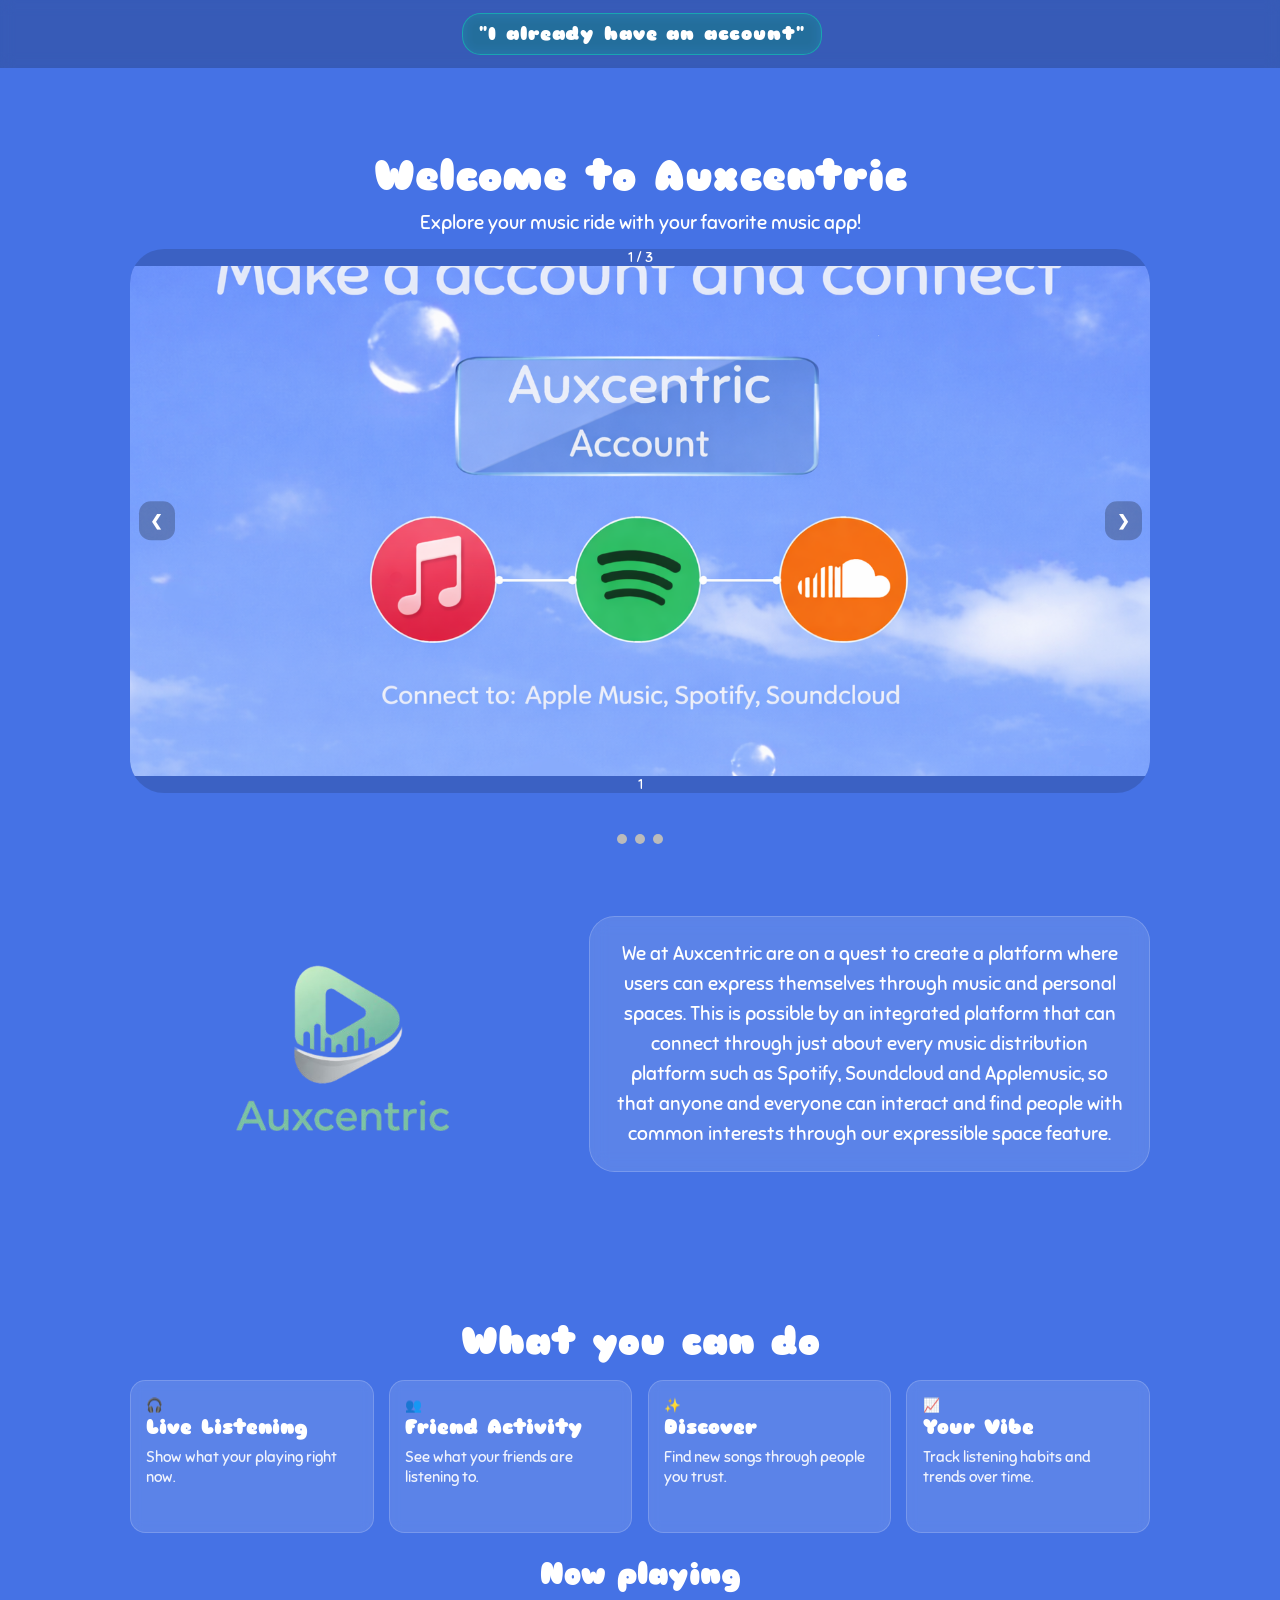
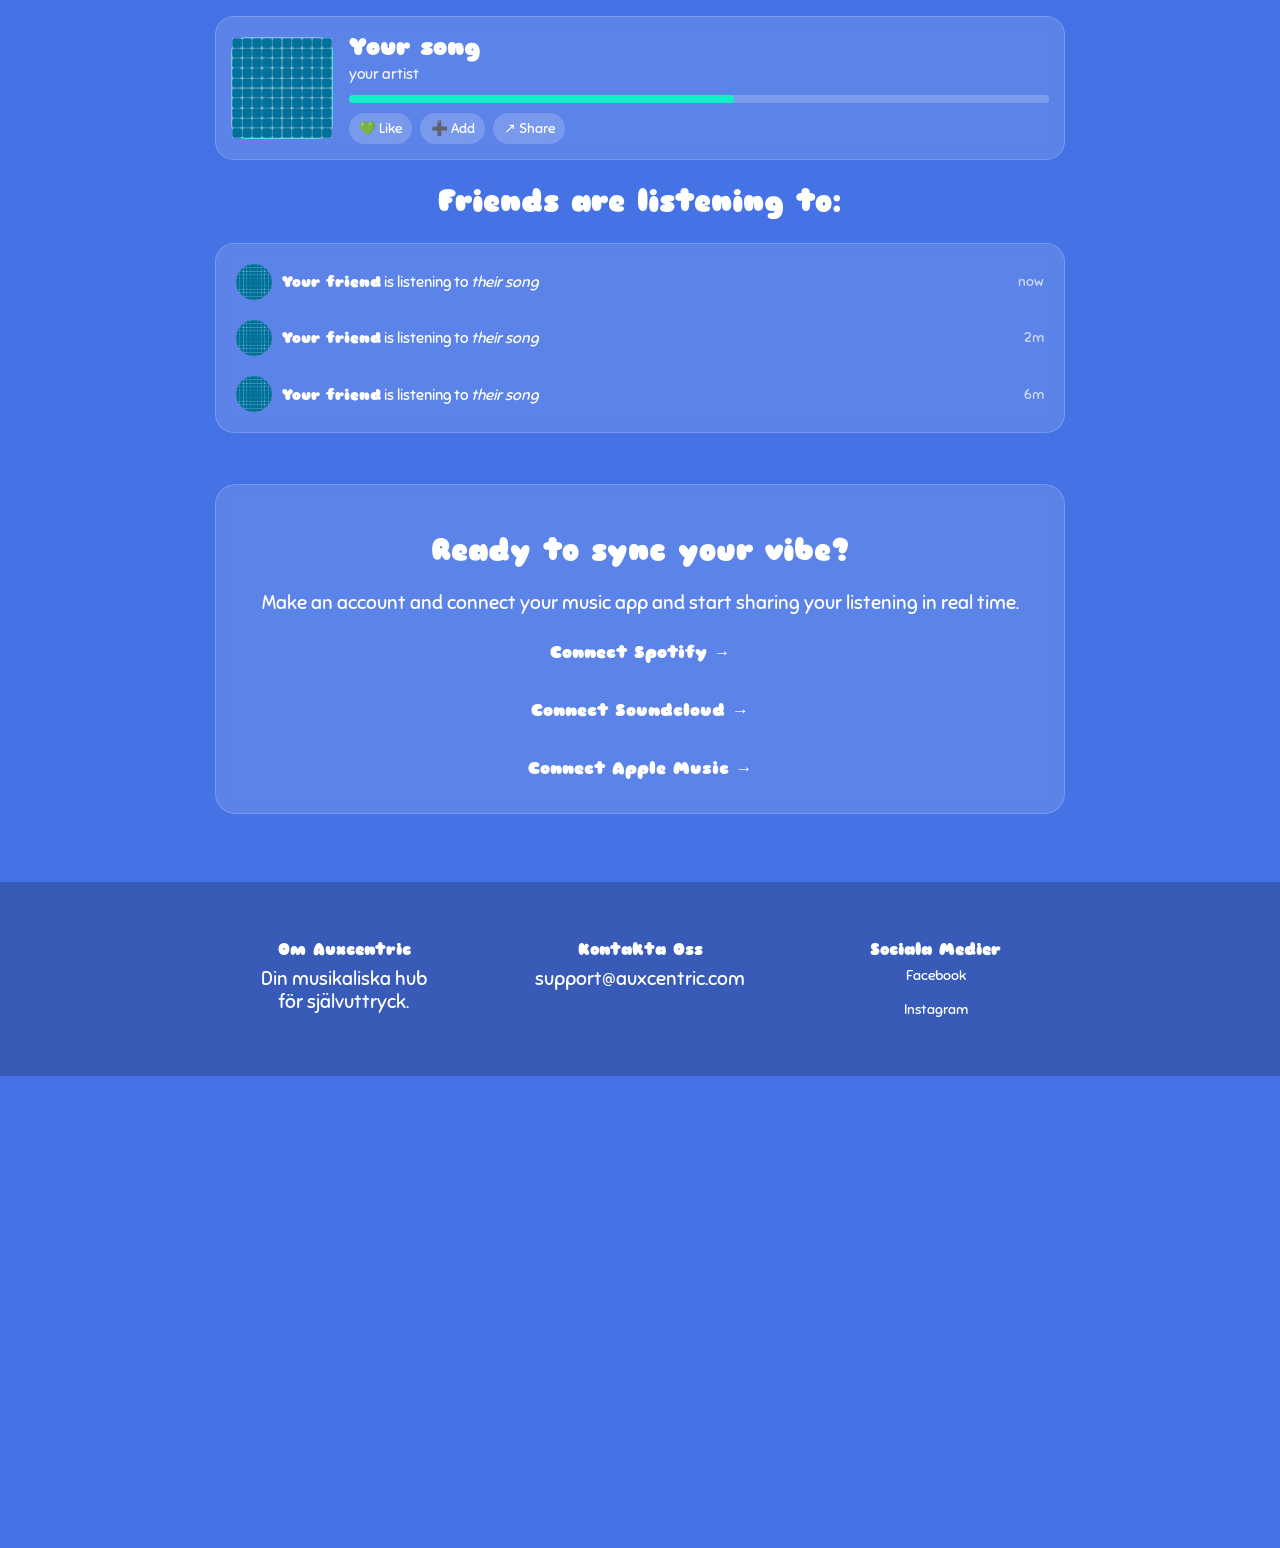
<file: index.html>
<!doctype html>
<html lang="en">
<head>
    <meta charset="UTF-8">
    <meta name="viewport" content="width=device-width, initial-scale=1">
    <title>Auxcentric - Explore Your Music Ride</title>
    
    <link rel="stylesheet" href="mallsidor.css">
    <link href="https://fonts.googleapis.com/css2?family=Sniglet:wght@400;800&display=swap" rel="stylesheet">

</head>

<body>

    <div class="topnav" id="index">
        <div class="nav-center">
            <a class="active" href="home.html">"I already have an account"</a>
        </div>
    </div>

    <br><br><br>

    <h1> Welcome to Auxcentric </h1>

    <p> Explore your music ride with your favorite music app! </p>

    <div class="slideshow-container">

        <div class="mySlides fade">
            <div class="numbertext">1 / 3</div>
            <img src="bilder/auxslide1.png" class="rounded" alt="Auxcentric Slide 1">
            <div class="text">1</div>
        </div>

        <div class="mySlides fade">
            <div class="numbertext">2 / 3</div>
            <img src="bilder/auxslide2.png" style="width:100%" class="rounded" alt="Auxcentric Slide 2">
            <div class="text">2</div>
        </div>

        <div class="mySlides fade">
            <div class="numbertext">3 / 3</div>
            <img src="bilder/auxslide3.png" style="width:100%" class="rounded" alt="Auxcentric Slide 3">
            <div class="text">3</div>
        </div>

        <a class="prev" onclick="plusSlides(-1)">❮</a>
        <a class="next" onclick="plusSlides(1)">❯</a>

    </div>

    <br>

    <div style="text-align:center">
        <span class="dot" onclick="currentSlide(1)"></span> 
        <span class="dot" onclick="currentSlide(2)"></span> 
        <span class="dot" onclick="currentSlide(3)"></span> 
    </div>

    <div class="about-row">
        <img src="bilder/Logo.png" alt="Auxcentric Logo" width="500" height="333">
        <div class="about-text">
            <p>
                We at Auxcentric are on a quest to create a platform where users can express themselves through music and personal spaces. This is possible by an integrated platform that can connect through just about every music distribution platform such as Spotify, Soundcloud and Applemusic, so that anyone and everyone can interact and find people with common interests through our expressible space feature.
            </p>
        </div>
    </div>

    <br>    

    <div class="Tabsinfo" id="news">
        <h2 class="titleabove">What you can do</h2>
        <div class="gridbox">
            <div class="card">
                <div class="icon">🎧</div>
                <h3>Live Listening</h3>
                <p>Show what your playing right now.</p>
            </div>
            <div class="card">
                <div class="icon">👥</div>
                <h3>Friend Activity</h3>
                <p>See what your friends are listening to.</p>
            </div>
            <div class="card">
                <div class="icon">✨</div>
                <h3>Discover</h3>
                <p>Find new songs through people you trust.</p>
            </div>
            <div class="card">
                <div class="icon">📈</div>
                <h3>Your Vibe</h3>
                <p>Track listening habits and trends over time.</p>
            </div>
        </div>
    </div>

    <div class="widgetplaying">
        <h2 class="section-title">Now playing</h2>
        <div class="playingnow">
            <div class="album">
                <img src="bilder/anonymousalbum.jpg" alt="Album cover">
            </div>
            <div class="np-info">
                <div class="title">Your song</div>
                <div class="np-artist">your artist</div>
                <div class="bar">
                    <div class="bar-fill"></div>
                </div>
                <div class="np-actions">
                    <button class="pill">💚 Like</button>
                    <button class="pill">➕ Add</button>
                    <button class="pill">↗ Share</button>
                </div>
            </div>
        </div>
    </div>

    <div class="widget-wrap">
        <h2 class="section-title">Friends are listening to:</h2>
        <div class="feed">
            <div class="feedthing">
                <div class="avatar"><img src="bilder/anonymousalbum.jpg" alt="Friend profile"></div>
                <div class="person1"><b>Your friend</b> is listening to <i>their song</i></div>
                <div class="time">now</div>
            </div>
            <div class="feedthing">
                <div class="avatar"><img src="bilder/anonymousalbum.jpg" alt="Friend profile"></div>
                <div class="person1"><b>Your friend</b> is listening to <i>their song</i></div>
                <div class="time">2m</div>
            </div>
            <div class="feedthing">
                <div class="avatar"><img src="bilder/anonymousalbum.jpg" alt="Friend profile"></div>
                <div class="person1"><b>Your friend</b> is listening to <i>their song</i></div>
                <div class="time">6m</div>
            </div>
        </div>
    </div>

    <div class="cta" id="info">
        <h2>Ready to sync your vibe?</h2>
        <p>Make an account and connect your music app and start sharing your listening in real time.</p>
        <br>
        <a class="cta-btn" href="https://spotify.com" target="_blank" rel="noreferrer">Connect Spotify →</a>
        <br><br>
        <a class="cta-btn2" href="https://soundcloud.com" target="_blank" rel="noreferrer">Connect Soundcloud →</a>
        <br><br>
        <a class="cta-btn1" href="https://applemusic.com" target="_blank" rel="noreferrer">Connect Apple Music →</a>
    </div>
    
    <footer class="footer">
        <div class="sidatsida">
            <div class="ikonbox">
                <h3>Om Auxcentric</h3>
                <p>Din musikaliska hub för självuttryck.</p>
            </div>
            <div class="ikonbox">
                <h3>Kontakta Oss</h3>
                <p>support@auxcentric.com</p>
            </div>
            <div class="ikonbox">
                <h3>Sociala Medier</h3>
                <a href="https://www.facebook.com/">Facebook</a><br>
                <a href="https://www.instagram.com/">Instagram</a>
            </div>
        </div>
    </footer>

    <script>
        let slideIndex = 1;
        showSlides(slideIndex);

        function plusSlides(n) {
            showSlides(slideIndex += n);
        }

        function currentSlide(n) {
            showSlides(slideIndex = n);
        }

        function showSlides(n) {
            let i;
            let slides = document.getElementsByClassName("mySlides");
            let dots = document.getElementsByClassName("dot");
            if (n > slides.length) {slideIndex = 1}    
            if (n < 1) {slideIndex = slides.length}
            for (i = 0; i < slides.length; i++) {
                slides[i].style.display = "none";  
            }
            for (i = 0; i < dots.length; i++) {
                dots[i].className = dots[i].className.replace(" active", "");
            }
            slides[slideIndex-1].style.display = "block";  
            dots[slideIndex-1].className += " active";
        }
    </script>
</body>
</html>
</file>
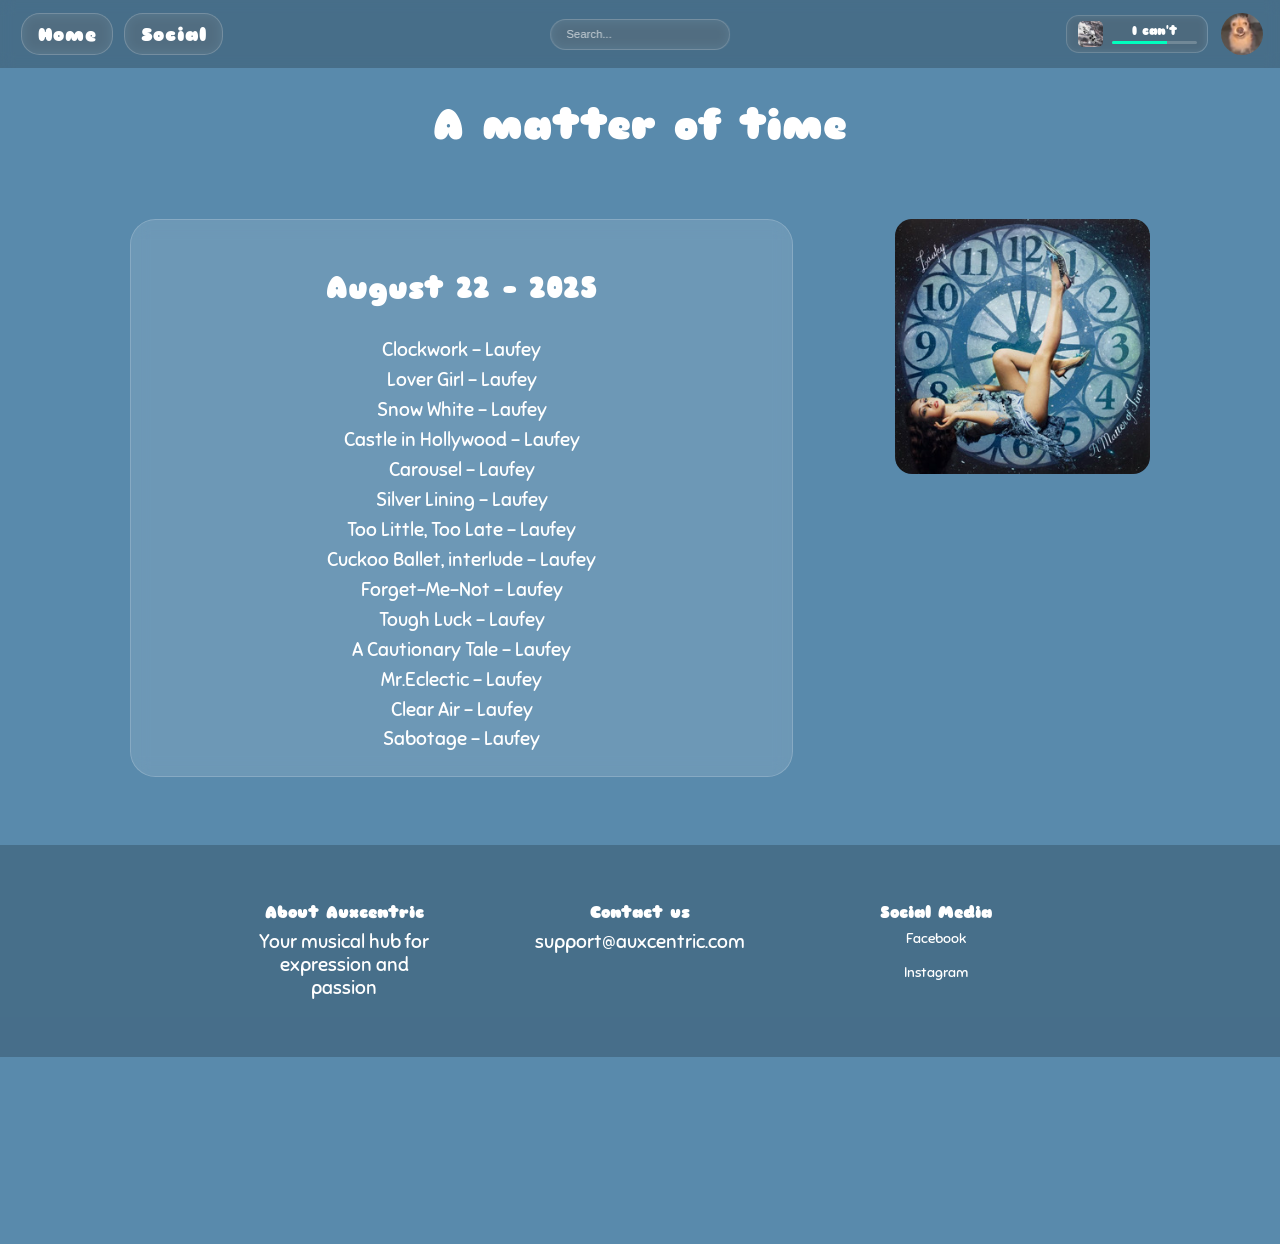
<file: amatteroftimealbum.html>
<!doctype html>
<html lang="en"><head>
    <meta charset="UTF-8">
    <meta name="viewport" content="width=device-width, initial-scale=1.0">
    <title>Auxcentric - Explore your music</title>
    
    <link rel="stylesheet" href="mallsidor.css">
    <link href="https://fonts.googleapis.com/css2?family=Sniglet:wght@400;800&display=swap" rel="stylesheet">
</head>

<body style="background-color: #598aac;">

<header>
    <div class="topnav">
        <div class="nav-left">
            <a href="home.html">Home</a>
            <a href="social.html">Social</a>
        </div>
        
        <div class="nav-search">
            <input type="text" placeholder="Search...">
        </div>
		
		<div class="nav-right">
			<div class="nav-now-playing">
				<div class="mini-album">
					<img src="bilder/icant.png" alt="Album cover">
				</div>
				<div class="mini-info">
					<span class="mini-title">I can't</span>
					<div class="mini-bar">
						<div class="mini-bar-fill"></div>
					</div>
				</div>
			</div>
            <div class="profile-circle">
               <a href="Lucasprofil.html"><img src="bilder/Lucaspfp.jpg"  alt="Profile">  </a>
            </div>
        </div>
    </div>
</header>


<main>

    <section class="hero">
        <h1>A matter of time</h1>
    </section>
	
    <section class="about-row">
        <div class="about-text">
            <h2>August 22 - 2025</h2>
            <ul>
				<li>Clockwork - Laufey</li>
				<li>Lover Girl - Laufey</li>
				<li>Snow White - Laufey</li>
				<li>Castle in Hollywood - Laufey</li>
				<li>Carousel - Laufey</li>
				<li>Silver Lining - Laufey</li>
				<li>Too Little, Too Late - Laufey</li>
				<li>Cuckoo Ballet, interlude - Laufey</li>
				<li>Forget-Me-Not - Laufey</li>
				<li>Tough Luck - Laufey</li>
				<li>A Cautionary Tale - Laufey</li>
				<li>Mr.Eclectic - Laufey</li>
				<li>Clear Air - Laufey</li>
				<li>Sabotage - Laufey</li>
            </ul>

        </div>

        <div class="about-image">
            <img src="bilder/Laufeyalbum.png" alt="lauvey">
        </div>
    </section>
</main>



<footer class="footer">
    <div class="sidatsida">
        <div class="ikonbox">
            <h3>About Auxcentric</h3>
            <p>Your musical hub for expression and passion</p>
        </div>
        <div class="ikonbox">
            <h3>Contact us</h3>
            <p>support@auxcentric.com</p>
        </div>
        <div class="ikonbox">
            <h3>Social Media</h3>
            <a href="https://www.facebook.com/mohammed.daher.1441?locale=sv_SE">Facebook</a><br>
            <a href="https://www.instagram.com/nenneost/">Instagram</a>
        </div>
    </div>
</footer>


</body>
</html>
</file>
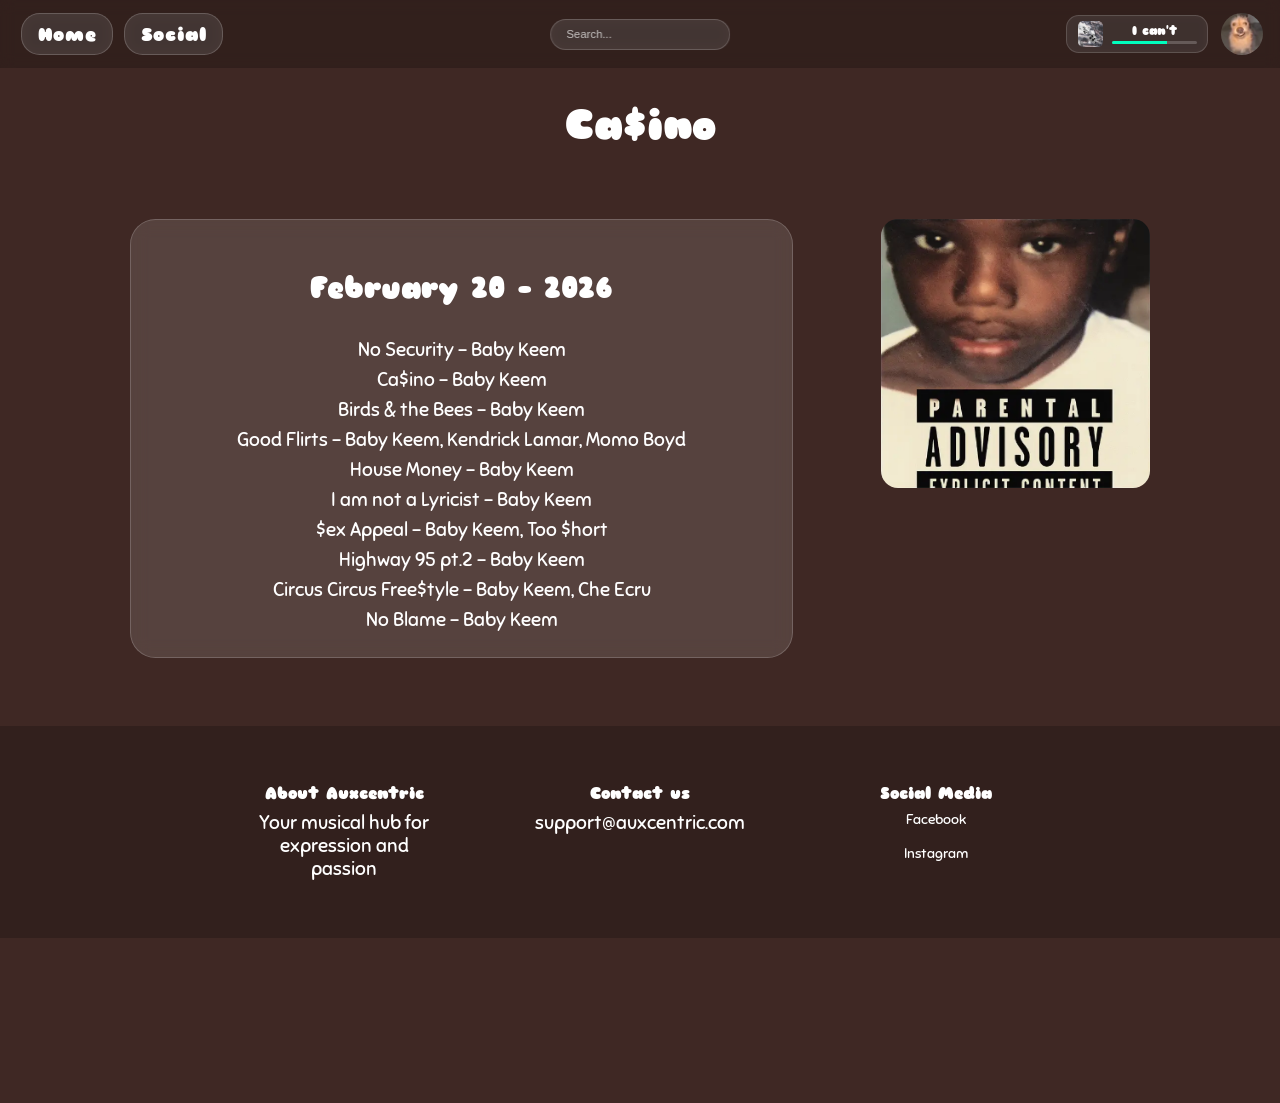
<file: casinoalbum.html>
<!doctype html>
<html lang="en"><head>
    <meta charset="UTF-8">
    <meta name="viewport" content="width=device-width, initial-scale=1.0">
    <title>Auxcentric - Explore your music</title>
    
    <link rel="stylesheet" href="mallsidor.css">
    <link href="https://fonts.googleapis.com/css2?family=Sniglet:wght@400;800&display=swap" rel="stylesheet">
</head>

<body style="background-color: #3f2824;">

<header>
    <div class="topnav">
        <div class="nav-left">
            <a href="home.html">Home</a>
            <a href="social.html">Social</a>
        </div>
        
        <div class="nav-search">
            <input type="text" placeholder="Search...">
        </div>
		
		<div class="nav-right">
			<div class="nav-now-playing">
				<div class="mini-album">
					<img src="bilder/icant.png" alt="Album cover">
				</div>
				<div class="mini-info">
					<span class="mini-title">I can't</span>
					<div class="mini-bar">
						<div class="mini-bar-fill"></div>
					</div>
				</div>
			</div>
            <div class="profile-circle">
               <a href="Lucasprofil.html"><img src="bilder/Lucaspfp.jpg"  alt="Profile">  </a>
            </div>
        </div>
    </div>
</header>

<main>

    <section class="hero">
        <h1>Ca$ino</h1>
    </section>
	
    <section class="about-row">
        <div class="about-text">
            <h2>February 20 - 2026</h2>
            <ul>
                <li>No Security - Baby Keem</li>
				<li>Ca$ino - Baby Keem</li>
				<li>Birds & the Bees - Baby Keem</li>
				<li>Good Flirts - Baby Keem, Kendrick Lamar, Momo Boyd</li>
				<li>House Money - Baby Keem</li>
				<li>I am not a Lyricist - Baby Keem</li> 
				<li>$ex Appeal - Baby Keem, Too $hort</li>
				<li>Highway 95 pt.2 - Baby Keem</li>
				<li>Circus Circus Free$tyle - Baby Keem, Che Ecru</li>
				<li>No Blame - Baby Keem</li>
            </ul>
        </div>

        <div class="about-image">
            <img src="bilder/Babykeemalbum.png" alt="babykeem">
        </div>
    </section>
</main>



<footer class="footer">
    <div class="sidatsida">
        <div class="ikonbox">
            <h3>About Auxcentric</h3>
            <p>Your musical hub for expression and passion</p>
        </div>
        <div class="ikonbox">
            <h3>Contact us</h3>
            <p>support@auxcentric.com</p>
        </div>
        <div class="ikonbox">
            <h3>Social Media</h3>
            <a href="https://www.facebook.com/mohammed.daher.1441?locale=sv_SE">Facebook</a><br>
            <a href="https://www.instagram.com/nenneost/">Instagram</a>
        </div>
    </div>
</footer>


	
</body>
</html>
</file>
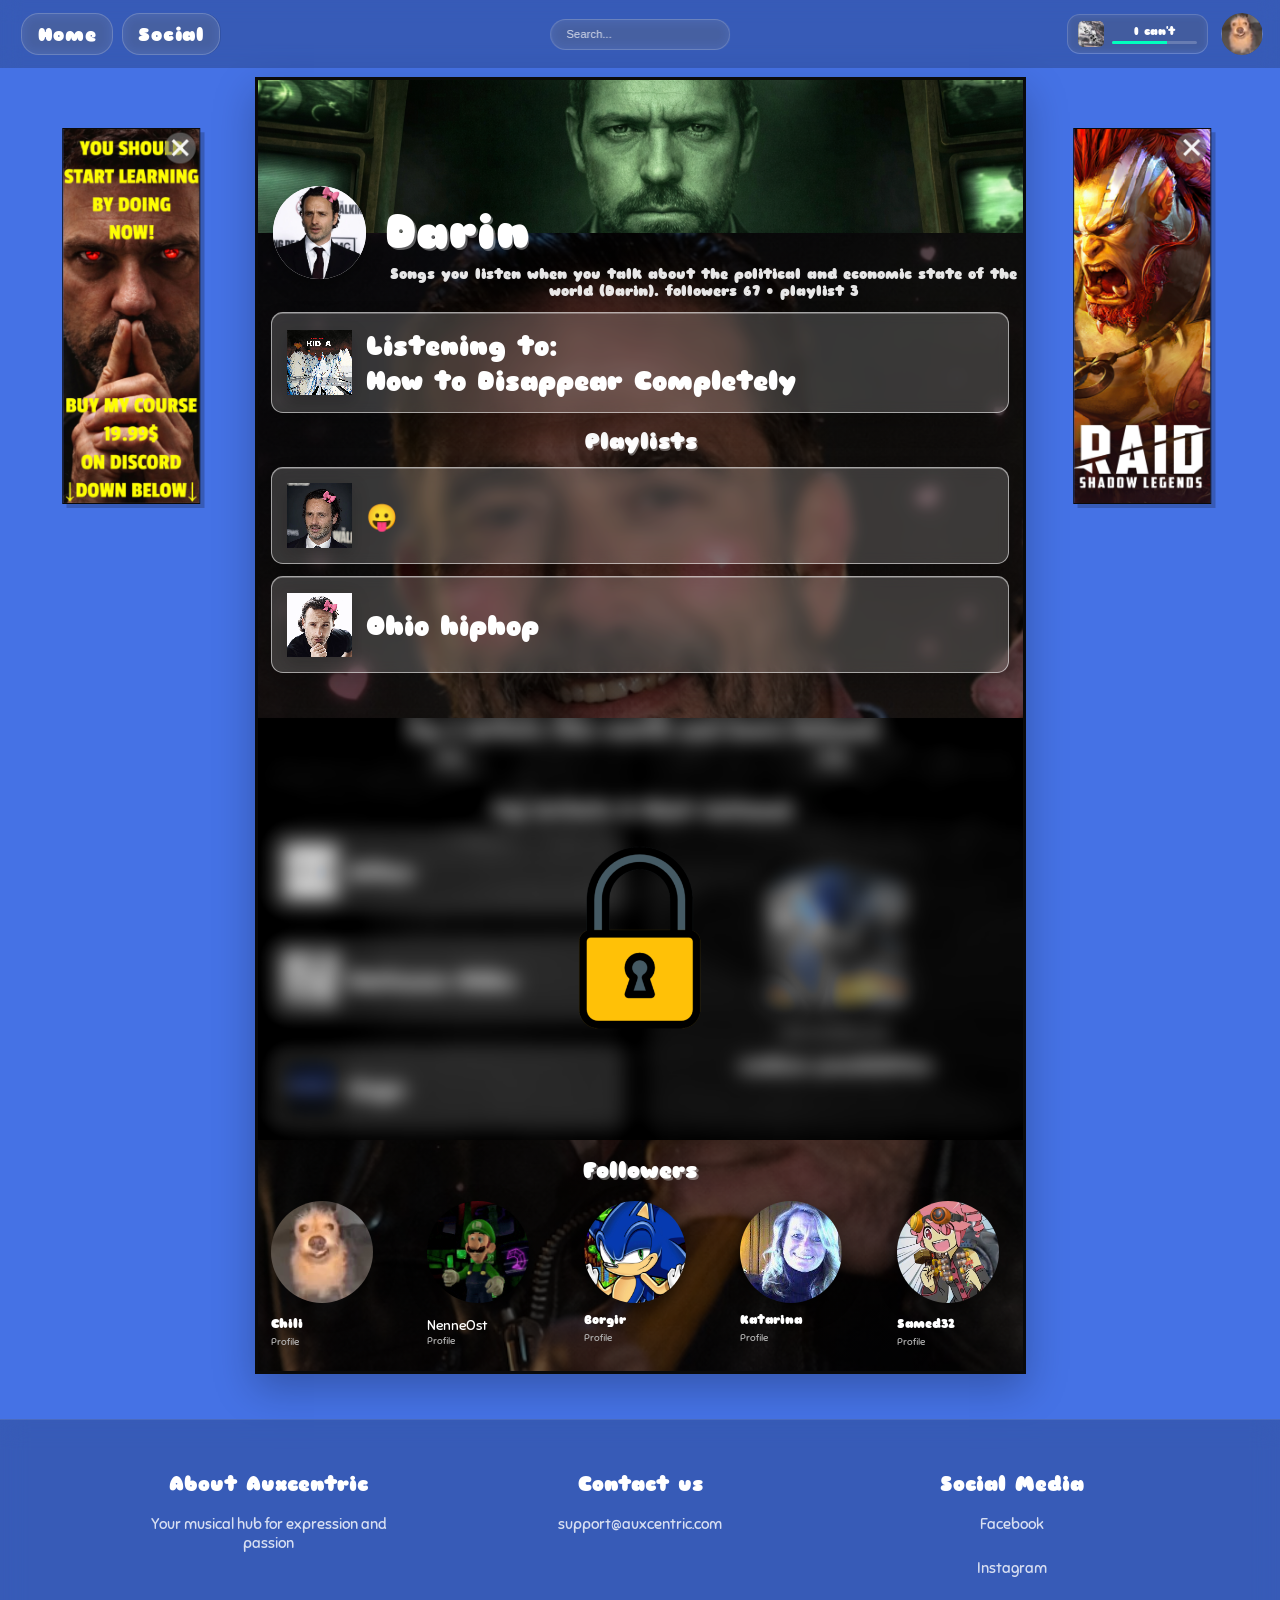
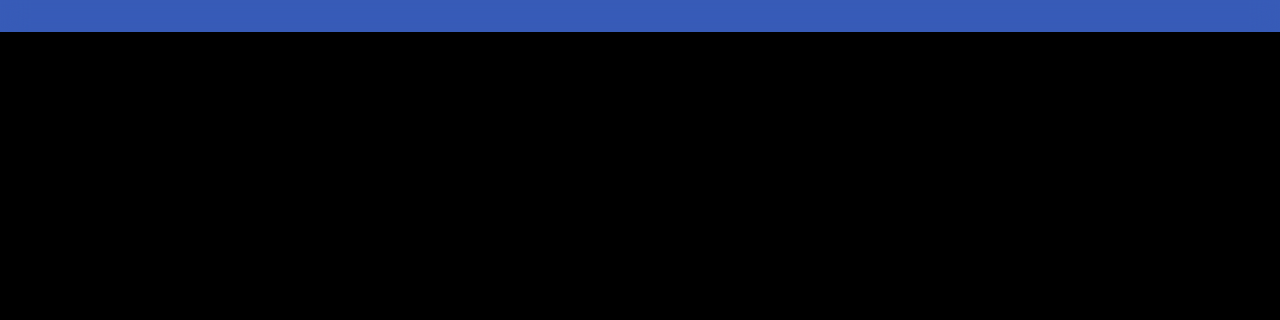
<file: Darinprofil.html>
<!doctype html>
<html lang="en"><head>	
  <meta charset="UTF-8"><meta name="viewport" content="width=device-width, initial-scale=1">
  <link href="https://fonts.googleapis.com/css2?family=Sniglet:wght@400;800&display=swap" rel="stylesheet">
  <title>Profile Layout</title>
  <link rel="stylesheet" href="mallprofiler.css">
</head>
<body>

<header>
    <div class="topnav">
        <div class="nav-left">
            <a  href="home.html">Home</a>
            <a href="social.html">Social</a>
        </div>
        
        <div class="nav-search">
            <input type="text" placeholder="Search...">
        </div>
		
		<div class="nav-right">
			<div class="nav-now-playing">
				<div class="mini-album">
					<img src="bilder/icant.png" alt="Album cover">
				</div>
				<div class="mini-info">
					<span class="mini-title">I can't</span>
					<div class="mini-bar">
						<div class="mini-bar-fill"></div>
					</div>
				</div>
			</div>
            <div class="profile-circle">
               <a href="Lucasprofil.html"><img src="bilder/Lucaspfp.jpg"  alt="Profile">  </a>
            </div>
        </div>
    </div>
</header>
  
  <main class="page">
     <div class="frame" style="background-image: linear-gradient(rgba(0,0,0,0.6), rgba(0,0,0,0.6)), url('bilder/darinbackground3.webp');">

      
      <header class="banner">
        <img class="banner__img" src="bilder/Darinbanner.PNG" alt="Banner">
      </header>

     
      <section class="profile">
        <div class="avatar">
          <img src="bilder/Darinpfp2.PNG" alt="Avatar">
        </div>

        <div class="profile_meta">
          <h1 class="name">Darin</h1>
		

        </div>
      </section>
	  
	  <div class="stats">
            <span>Songs you listen when you talk about the political and economic state of the world (Darin).                        
			followers 67 • playlist 3</span>
            
          </div>

    
      <section class="card card--now">
        <img class="icon" src="bilder/Darinlisten.webp" alt="Album/cover">
        <div class="card__text">
          <h2 class="card__title">Listening to:</h2>
		  <h2 class="card__title">How to Disappear Completely</h2>
        </div>
      </section>

      <h3 class="section-title">Playlists</h3>
	  

      <section class="list">
        <a class="card card--row" href="#">
          <img class="icon" src="bilder/Darinalbum1.PNG" alt="">
          <h2 class="card__title">😛</h2>
        </a>

        <a class="card card--row" href="#">
          <img class="icon" src="bilder/Darinalbum2.PNG" alt="">
          <h2 class="card__title">Ohio hiphop</h2>
        </a>
      </section>
	  
	  	  <img src="bilder/lockscreen.png" class="center-img" alt="lås">
	
<h3 class="section-title">Followers</h3> <div class="friends-scroll">
  
  <div class="friend-circle">
    <a href="Lucasprofil.html"><img class="friend-avatar" src="bilder/Lucaspfp.jpg" alt="Chili"></a>
    <span class="friend-name">Chili</span>
    <span class="friend-subtext">Profile</span>
  </div>

  <div class="friend-circle">
  <a href="Nenneprofil.html"><img class="friend-avatar" src="bilder/nenepfp2.gif" alt="nene"></a>
    <span class="riend-name">NenneOst</span>
    <span class="friend-subtext">Profile</span>
  </div>

  <div class="friend-circle">
    <img class="friend-avatar" src="bilder/Hamzapfp.jpg" alt="Borgir">
    <span class="friend-name">Borgir</span>
    <span class="friend-subtext">Profile</span>
  </div>
  
   <div class="friend-circle">
    <img class="friend-avatar" src="bilder/Katarina.webp" alt="Katarina">
    <span class="friend-name">Katarina</span>
    <span class="friend-subtext">Profile</span>
  </div>
  
  
  <div class="friend-circle">
    <a href="Samedprofil.html"><img class="friend-avatar" src="bilder/teto_rat.png" alt="Samed"></a>
    <span class="friend-name">Samed32</span>
    <span class="friend-subtext">Profile</span>
  </div>
  
  <div class="friend-circle">
    <img class="friend-avatar" src="bilder/Thomaspfp2.webp" alt="Thomas">
    <span class="friend-name">Thomas</span>
    <span class="friend-subtext">Profile</span>
  </div>
  
  <div class="friend-circle">
    <img class="friend-avatar" src="bilder/noelpfp.webp" alt="Nonolar">
    <span class="friend-name">Nonolar</span>
    <span class="friend-subtext">Profile</span>
  </div>
  
   <div class="friend-circle">
    <img class="friend-avatar" src="bilder/roadhogpfp.jpg" alt="Roadhog">
    <span class="friend-name">Roadhog</span>
    <span class="friend-subtext">Profile</span>
  </div>
 
  <div class="friend-circle">
    <img class="friend-avatar" src="bilder/mikupfp.jpg" alt="Miku">
    <span class="friend-name">Miku</span>
    <span class="friend-subtext">Profile</span>
  </div>
  
  <div class="ad-banner ad-left">
    <img src="bilder/ad10.jpg" alt="Ad Left">
  </div>


  <div class="ad-banner ad-right">
    <img src="bilder/raidfinal2.jpg" alt="Ad Right">
  </div>

</div>
    </div>

<br>
<br>
<br>


<footer class="footer">
    <div class="sidatsida">
        <div class="ikonbox">
            <h3>About Auxcentric</h3>
            <p>Your musical hub for expression and passion</p>
        </div>
        <div class="ikonbox">
            <h3>Contact us</h3>
            <p>support@auxcentric.com</p>
        </div>
        <div class="ikonbox">
            <h3>Social Media</h3>
            <a href="https://www.facebook.com/mohammed.daher.1441?locale=sv_SE">Facebook</a><br>
            <a href="https://www.instagram.com/nenneost/">Instagram</a>
        </div>
    </div>
</footer>

<script>
    (function() {
        const savedColor = localStorage.getItem('userVibe');

        if (savedColor) {
            document.body.style.setProperty('background-color', savedColor, 'important');

            const mainContent = document.querySelector('main.page');
            if (mainContent) {
                mainContent.style.setProperty('background-color', savedColor, 'important');
            }
			
            const frame = document.querySelector('.frame');
            if (frame) {
                frame.style.setProperty('background-color', savedColor, 'important');
            }
        }
    })();
</script>

</main>
</body>
</html>
</file>
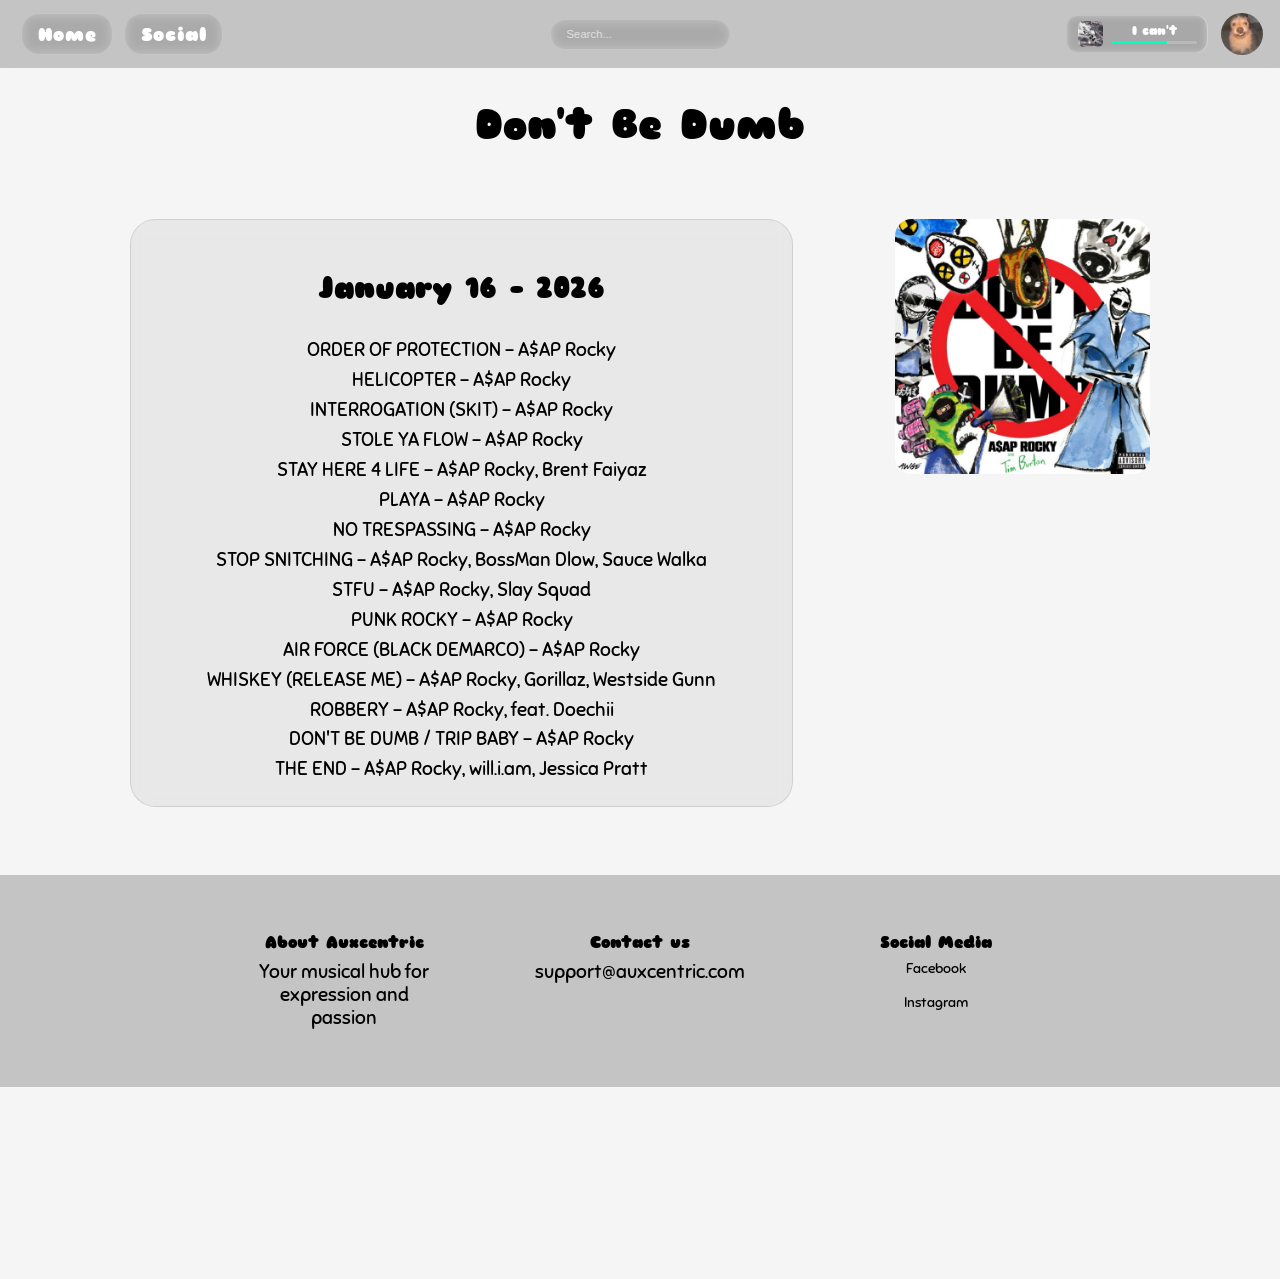
<file: dontbedumbalbum.html>
<!doctype html>
<html lang="en"><head>
    <meta charset="UTF-8">
    <meta name="viewport" content="width=device-width, initial-scale=1.0">
    <title>Auxcentric - Explore your music</title>
    
    <link rel="stylesheet" href="mallsidor.css">
    <link href="https://fonts.googleapis.com/css2?family=Sniglet:wght@400;800&display=swap" rel="stylesheet">
</head>

<body class="asap-theme">

<header>
    <div class="topnav">
        <div class="nav-left">
            <a href="home.html">Home</a>
            <a href="social.html">Social</a>
        </div>
        
        <div class="nav-search">
            <input type="text" placeholder="Search...">
        </div>
		
		<div class="nav-right">
			<div class="nav-now-playing">
				<div class="mini-album">
					<img src="bilder/icant.png" alt="Album cover">
				</div>
				<div class="mini-info">
					<span class="mini-title">I can't</span>
					<div class="mini-bar">
						<div class="mini-bar-fill"></div>
					</div>
				</div>
			</div>
            <div class="profile-circle">
               <a href="Lucasprofil.html"><img src="bilder/Lucaspfp.jpg"  alt="Profile">  </a>
            </div>
        </div>
    </div>
</header>


<main>

    <section class="hero">
        <h1>Don't Be Dumb</h1>
    </section>
	
    <section class="about-row">
        <div class="about-text">
            <h2>January 16 - 2026</h2>
				<ul>
					<li>ORDER OF PROTECTION - A$AP Rocky</li>
					<li>HELICOPTER - A$AP Rocky</li>
					<li>INTERROGATION (SKIT) - A$AP Rocky</li>
					<li>STOLE YA FLOW - A$AP Rocky</li>
					<li>STAY HERE 4 LIFE - A$AP Rocky, Brent Faiyaz</li>
					<li>PLAYA - A$AP Rocky</li>
					<li>NO TRESPASSING - A$AP Rocky</li>
					<li>STOP SNITCHING - A$AP Rocky, BossMan Dlow, Sauce Walka</li>
					<li>STFU - A$AP Rocky, Slay Squad</li>
					<li>PUNK ROCKY - A$AP Rocky</li>
					<li>AIR FORCE (BLACK DEMARCO) - A$AP Rocky</li>
					<li>WHISKEY (RELEASE ME) - A$AP Rocky, Gorillaz, Westside Gunn</li>
					<li>ROBBERY - A$AP Rocky, feat. Doechii</li>
					<li>DON'T BE DUMB / TRIP BABY - A$AP Rocky</li>
					<li>THE END - A$AP Rocky, will.i.am, Jessica Pratt</li>
				</ul>

        </div>

        <div class="about-image">
            <img src="bilder/asaprockyalbum.png" alt="Asap">
        </div>
    </section>
</main>



<footer class="footer">
    <div class="sidatsida">
        <div class="ikonbox">
            <h3>About Auxcentric</h3>
            <p>Your musical hub for expression and passion</p>
        </div>
        <div class="ikonbox">
            <h3>Contact us</h3>
            <p>support@auxcentric.com</p>
        </div>
        <div class="ikonbox">
            <h3>Social Media</h3>
            <a style="color:black;" href="https://www.facebook.com/mohammed.daher.1441?locale=sv_SE">Facebook</a><br>
            <a style="color:black;" href="https://www.instagram.com/nenneost/">Instagram</a>
        </div>
    </div>
</footer>


	
</body>
</html>
</file>
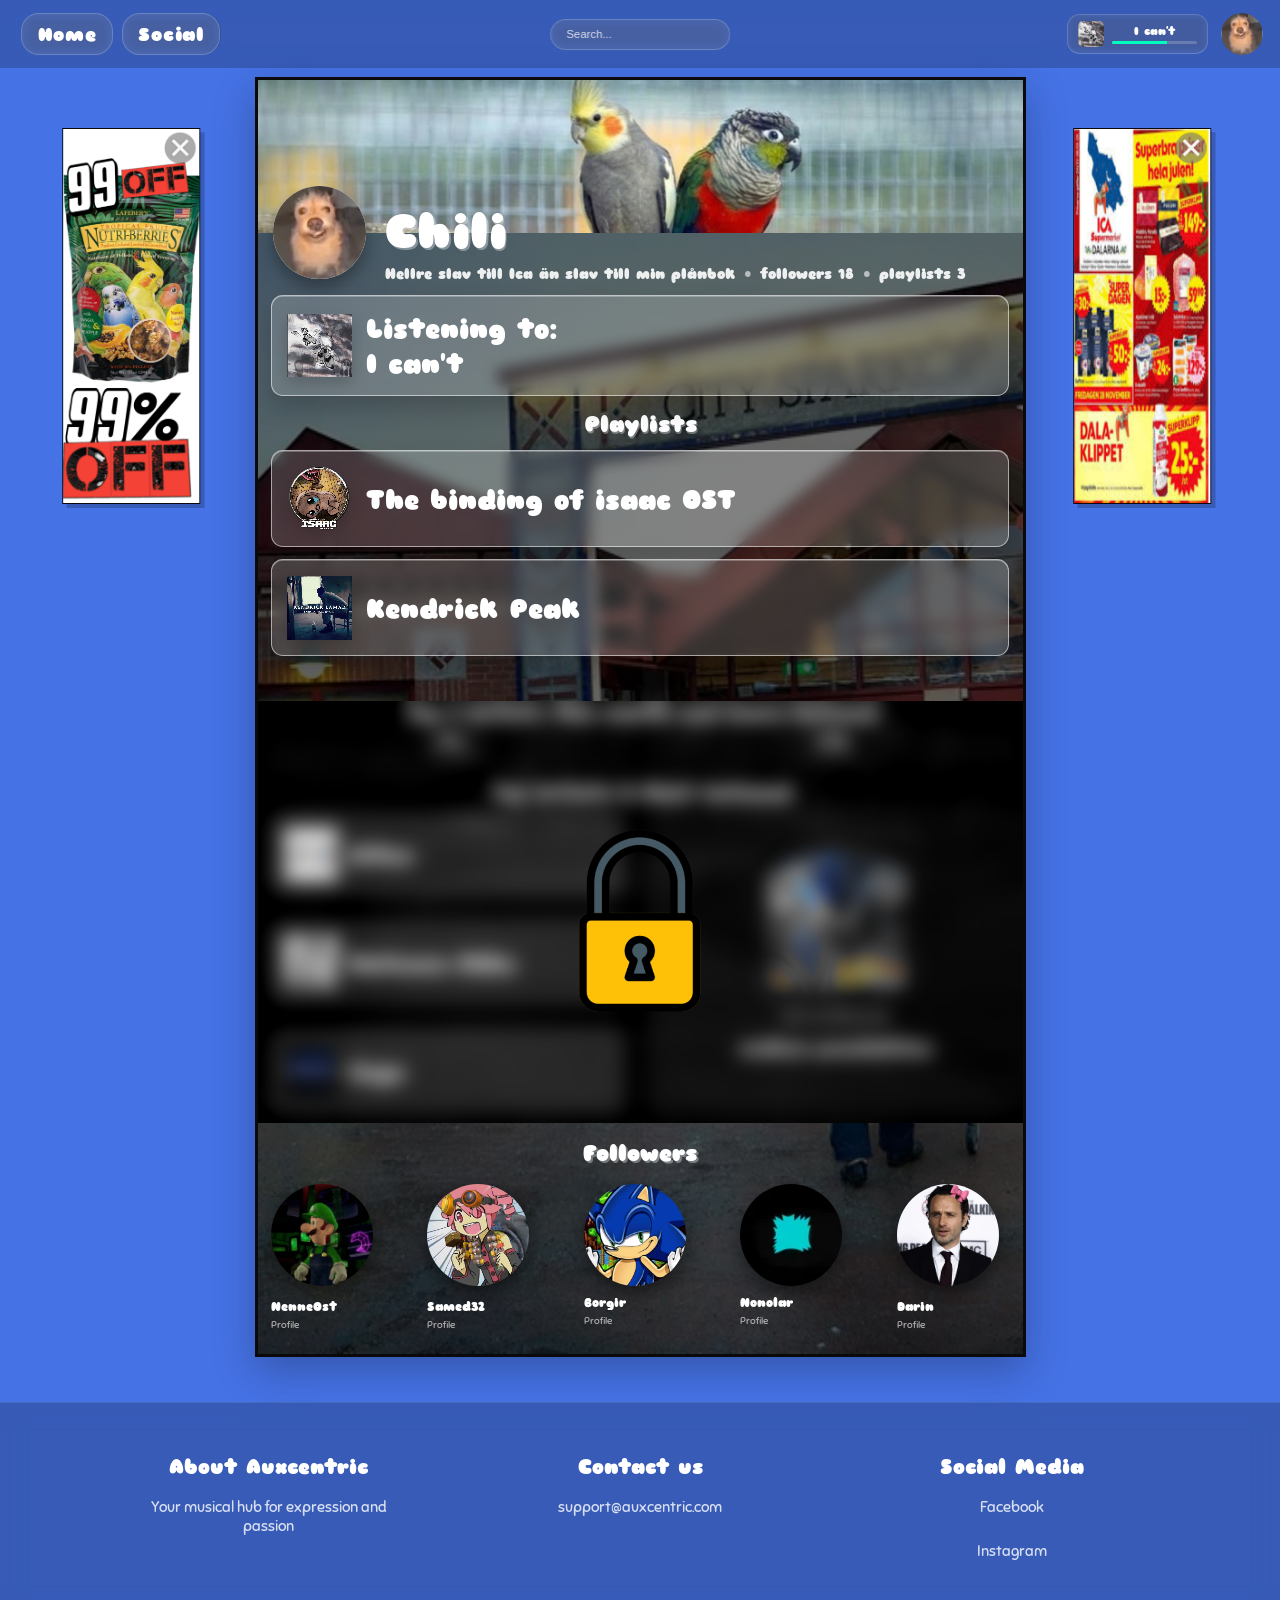
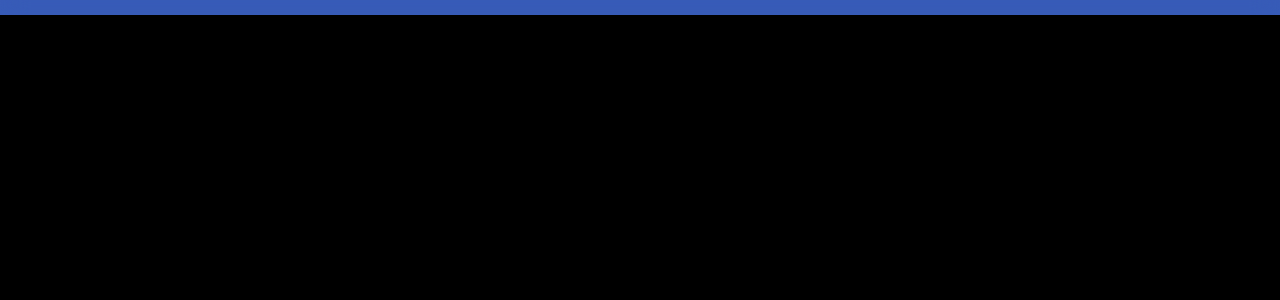
<file: Lucasprofil.html>
<!doctype html>
<html lang="en"><head>	
  <meta charset="UTF-8"><meta name="viewport" content="width=device-width, initial-scale=1">
  <link href="https://fonts.googleapis.com/css2?family=Sniglet:wght@400;800&display=swap" rel="stylesheet">
  <title>Profile Layout</title>
  <link rel="stylesheet" href="mallprofiler.css">
</head>
<body>

<header>
    <div class="topnav">
        <div class="nav-left">
            <a href="home.html">Home</a>
            <a href="social.html">Social</a>
        </div>
        
        <div class="nav-search">
            <input type="text" placeholder="Search...">
        </div>
		
		<div class="nav-right">
			<div class="nav-now-playing">
				<div class="mini-album">
					<img src="bilder/icant.png" alt="Album cover">
				</div>
				<div class="mini-info">
					<span class="mini-title">I can't</span>
					<div class="mini-bar">
						<div class="mini-bar-fill"></div>
					</div>
				</div>
			</div>
            <div class="profile-circle">
               <a href="Lucasprofil.html"><img src="bilder/Lucaspfp.jpg"  alt="Profile">  </a>
            </div>
        </div>
    </div>
</header>
	
  <main class="page">
     <div class="frame" style="background-image: linear-gradient(rgba(0,0,0,0.6), rgba(0,0,0,0.6)), url('bilder/lucasback.webp');">

      
      <header class="banner">
        <img class="banner__img" src="bilder/mangoandpika.jpg" alt="Banner">
      </header>

     
      <section class="profile">
        <div class="avatar">
          <img src="bilder/Lucaspfp.jpg" alt="Avatar">
        </div>

        <div class="profile_meta">
          <h1 class="name">Chili</h1>
		

        </div>
      </section>
	  
	  <div class="stats">
            <span>Hellre slav till Ica än slav till min plånbok</span>
            <span class="dot">•</span>
            <span>followers 18</span>
            <span class="dot">•</span>
            <span>playlists 3</span>
          </div>

    
      <section class="card card--now">
        <img class="icon" src="bilder/icant.png" alt="Album/cover">
        <div class="card__text">
          <h2 class="card__title">Listening to:</h2>
		  <h2 class="card__title">I can't</h2>
        </div>
      </section>

      <h3 class="section-title">Playlists</h3>
	  

      <section class="list">
        <a class="card card--row" href="#">
          <img class="icon" src="bilder/isaac.png" alt="">
          <h2 class="card__title">The binding of isaac OST</h2>
        </a>

        <a class="card card--row" href="#">
          <img class="icon" src="bilder/kendricklamar.jpg" alt="">
          <h2 class="card__title">Kendrick Peak</h2>
        </a>
      </section>
	  
	  	<img src="bilder/lockscreen.png" class="center-img" alt="lås">
	  
<h3 class="section-title">Followers</h3> <div class="friends-scroll">
  
  <div class="friend-circle">
    <a href="Nenneprofil.html"><img class="friend-avatar" src="bilder/nenepfp2.gif" alt="nene"></a>
    <span class="friend-name">NenneOst</span>
    <span class="friend-subtext">Profile</span>
  </div>

  <div class="friend-circle">
     <a href="Samedprofil.html"><img class="friend-avatar" src="bilder/teto_rat.png" alt="Samed"></a>
    <span class="friend-name">Samed32</span>
    <span class="friend-subtext">Profile</span>
  </div>

  <div class="friend-circle">
    <img class="friend-avatar" src="bilder/Hamzapfp.jpg" alt="Borgir">
    <span class="friend-name">Borgir</span>
    <span class="friend-subtext">Profile</span>
  </div>
  
  <div class="friend-circle">
    <img class="friend-avatar" src="bilder/noelpfp.webp" alt="Nonolar">
    <span class="friend-name">Nonolar</span>
    <span class="friend-subtext">Profile</span>
  </div>
  
  <div class="friend-circle">
    <a href="Darinprofil.html"><img class="friend-avatar" src="bilder/Darinpfp2.PNG" alt="Darin"></a>
    <span class="friend-name">Darin</span>
    <span class="friend-subtext">Profile</span>
  </div>
  
  <div class="friend-circle">
    <img class="friend-avatar" src="bilder/Thomaspfp2.webp" alt="Thomas">
    <span class="friend-name">Thomas</span>
    <span class="friend-subtext">Profile</span>
  </div>
  
    <div class="friend-circle">
    <img class="friend-avatar" src="bilder/Katarina.webp" alt="Katarina">
    <span class="friend-name">Katarina</span>
    <span class="friend-subtext">Profile</span>
  </div>
  
   <div class="friend-circle">
    <img class="friend-avatar" src="bilder/roadhogpfp.jpg" alt="Roadhog">
    <span class="friend-name">Roadhog</span>
    <span class="friend-subtext">Profile</span>
  </div>
 
  <div class="friend-circle">
    <img class="friend-avatar" src="bilder/mikupfp.jpg" alt="Miku">
    <span class="friend-name">Miku</span>
    <span class="friend-subtext">Profile</span>
  </div>
  
  <div class="ad-banner ad-left">
    <img src="bilder/ad9.jpg" alt="Ad Left">
  </div>


  <div class="ad-banner ad-right">
    <img src="bilder/ad27.jpg" alt="Ad Right">
  </div>

</div>
    </div>

<br>
<br>
<br>

<footer class="footer">
    <div class="sidatsida">
        <div class="ikonbox">
            <h3>About Auxcentric</h3>
            <p>Your musical hub for expression and passion</p>
        </div>
        <div class="ikonbox">
            <h3>Contact us</h3>
            <p>support@auxcentric.com</p>
        </div>
        <div class="ikonbox">
            <h3>Social Media</h3>
            <a href="https://www.facebook.com/mohammed.daher.1441?locale=sv_SE">Facebook</a><br>
            <a href="https://www.instagram.com/nenneost/">Instagram</a>
        </div>
    </div>
</footer>

<script>
    (function() {
        const savedColor = localStorage.getItem('userVibe');

        if (savedColor) {
            document.body.style.setProperty('background-color', savedColor, 'important');

            const mainContent = document.querySelector('main.page');
            if (mainContent) {
                mainContent.style.setProperty('background-color', savedColor, 'important');
            }
			
            const frame = document.querySelector('.frame');
            if (frame) {
                frame.style.setProperty('background-color', savedColor, 'important');
            }
        }
    })();
</script>
	
  </main>
</body>
</html>
</file>
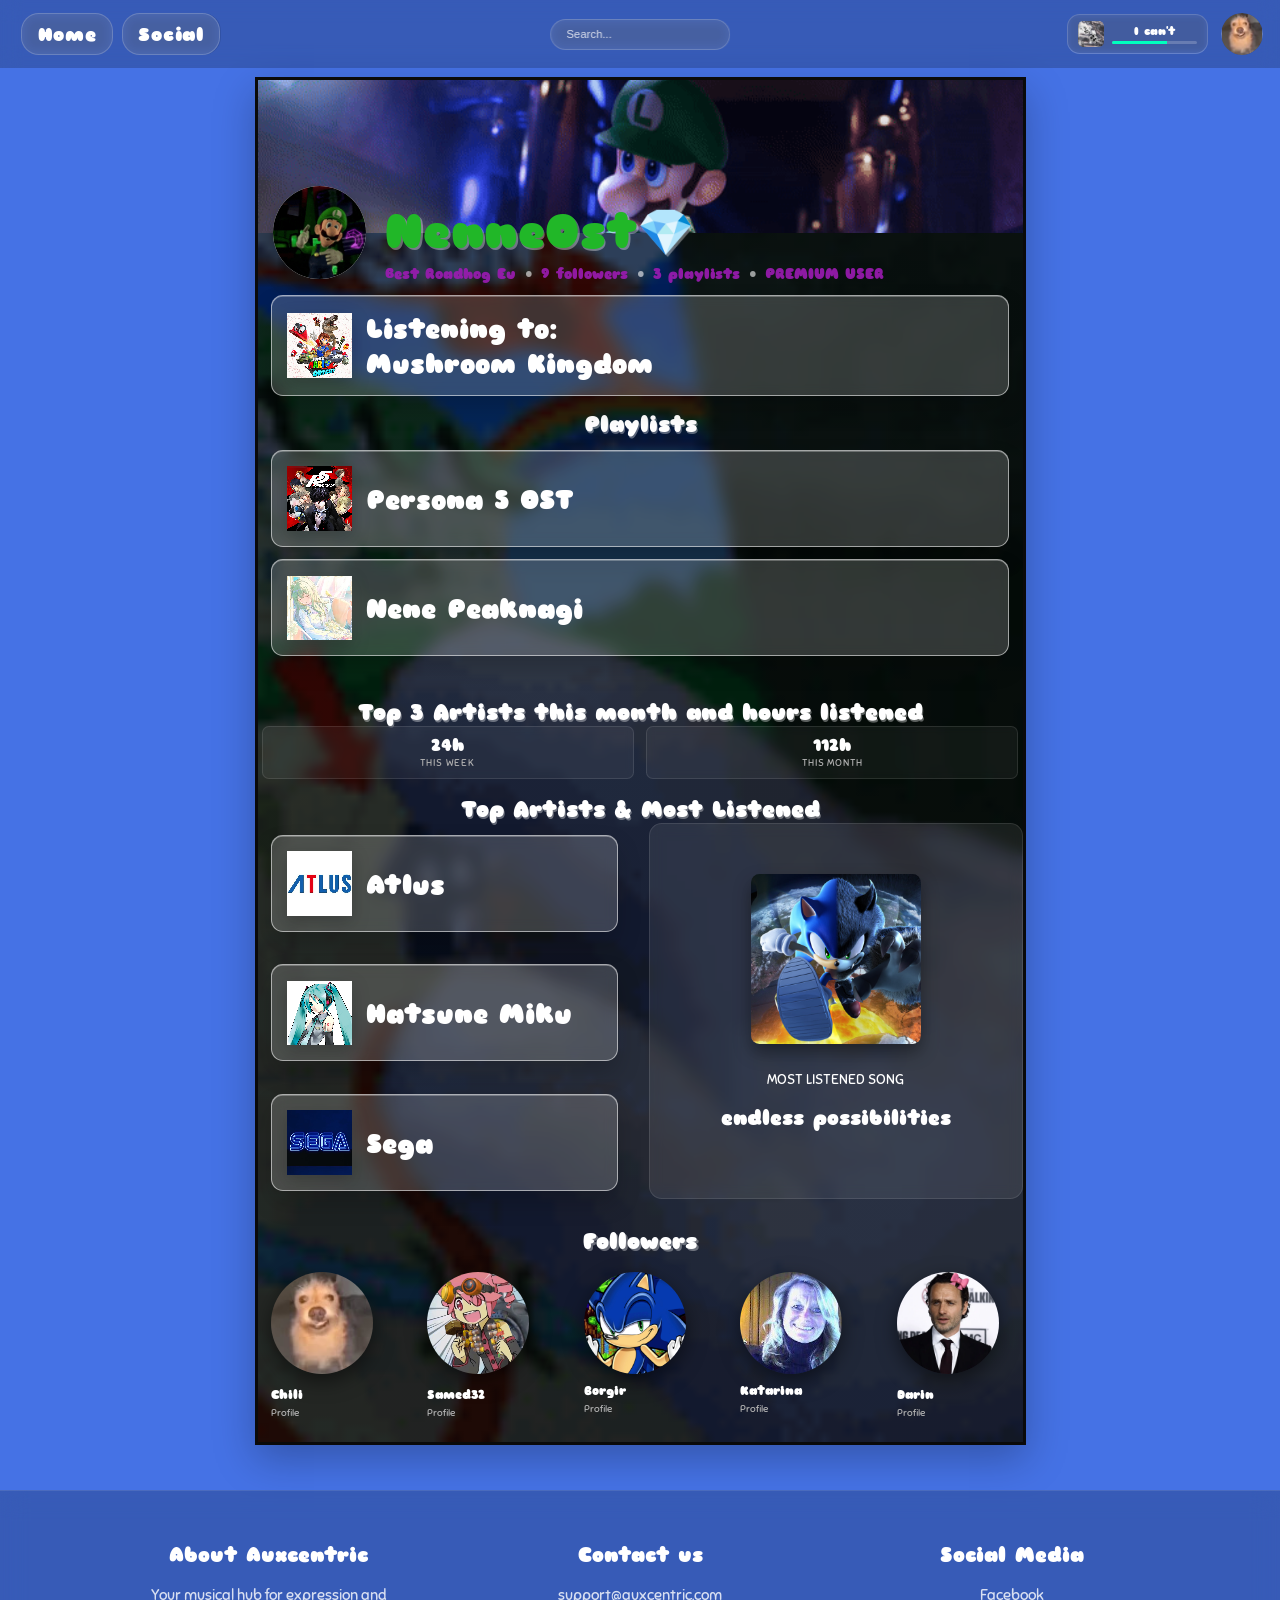
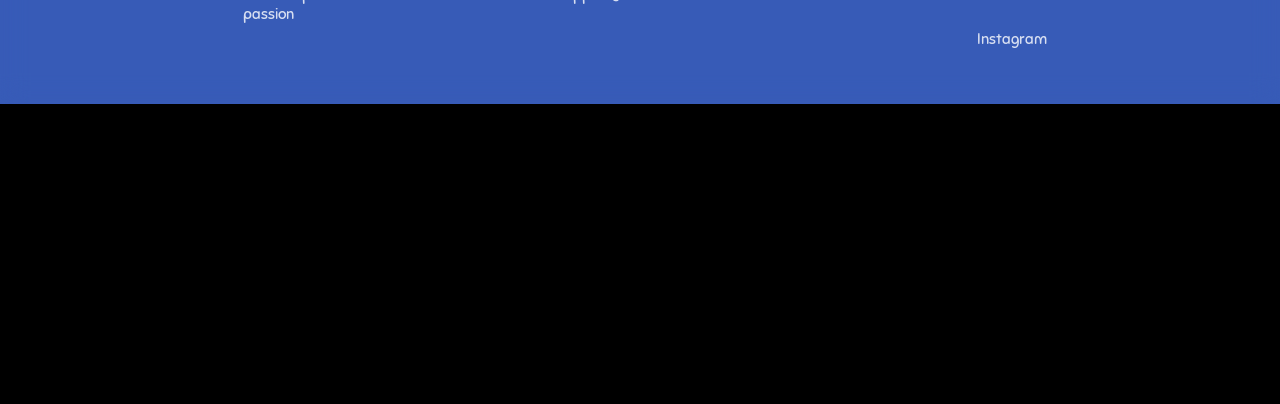
<file: Nenneprofil.html>
<!doctype html>
<html lang="en"><head>	
  <meta charset="UTF-8"><meta name="viewport" content="width=device-width, initial-scale=1">
  <link href="https://fonts.googleapis.com/css2?family=Sniglet:wght@400;800&display=swap" rel="stylesheet">
  <title>Profile Layout</title>
  <link rel="stylesheet" href="mallprofiler.css">
</head>
<body>

<header>
    <div class="topnav">
        <div class="nav-left">
            <a href="home.html">Home</a>
            <a href="social.html">Social</a>
        </div>
        
        <div class="nav-search">
            <input type="text" placeholder="Search...">
        </div>
		
		<div class="nav-right">
			<div class="nav-now-playing">
				<div class="mini-album">
					<img src="bilder/icant.png" alt="Album cover">
				</div>
				<div class="mini-info">
					<span class="mini-title">I can't</span>
					<div class="mini-bar">
						<div class="mini-bar-fill"></div>
					</div>
				</div>
			</div>
            <div class="profile-circle">
               <a href="Lucasprofil.html"><img src="bilder/Lucaspfp.jpg"  alt="Profile">  </a>
            </div>
        </div>
    </div>
</header>

  <main class="page">
       <div class="frame" style="background-image: linear-gradient(rgba(0,0,0,0.6), rgba(0,0,0,0.6)), url('bilder/luigismansion.gif');"> 

      
      <header class="banner">
        <img class="banner__img" src="bilder/luigibanner2.gif" alt="Banner">
      </header>

     
      <section class="profile">
        <div class="avatar">
          <img src="bilder/nenepfp2.gif" alt="Avatar">
        </div>

        <div class="profile_meta">
          <h1 class="name" style="color: #21B728;">NenneOst💎</h1>
		
		

        </div>
      </section>
	  
	  <div class="stats">
			<span style="color: #9C1BB3;">Best Roadhog Eu </span>
            <span class="dot">•</span>
            <span style="color: #9C1BB3;">9 followers</span>
            <span class="dot">•</span>
            <span style="color: #9C1BB3;">3 playlists</span>
			<span class="dot">•</span>
            <span style="color: #9C1BB3;">PREMIUM USER</span>
          </div>

    
      <section class="card card--now">
        <img class="icon" src="bilder/mariood.jpg" alt="Album/cover">
        <div class="card__text">
          <h2 class="card__title">Listening to:</h2>
		  <h2 class="card__title">Mushroom Kingdom</h2>
        </div>
      </section>

      <h3 class="section-title">Playlists</h3>
	  

      <section class="list">
        <a class="card card--row" href="#">
          <img class="icon" src="bilder/Persona5album.webp" alt="">
          <h2 class="card__title">Persona 5 OST</h2>
        </a>

        <a class="card card--row" href="#">
          <img class="icon" src="bilder/nenecover.jpg" alt="">
          <h2 class="card__title">Nene Peaknagi</h2>
        </a>
      </section>
	  
<h3 class="section-title">Top 3 Artists this month and hours listened</h3>
<div class="stats-row">
  <div class="stat-card">
    <span class="stat-value">24h</span>
    <span class="stat-label">This week</span>
  </div>
  <div class="stat-card">
    <span class="stat-value">112h</span>
    <span class="stat-label">This month</span>
  </div>
</div>

<h3 class="section-title">Top Artists & Most Listened</h3>

<div class="split-section">
  
  <div class="left-column">
    <div class="card card--row">
      <img class="icon" src="bilder/Atlus.jpg" alt="Atlus">
      <h2 class="card__title">Atlus</h2>
    </div>
    <div class="card card--row">
      <img class="icon" src="bilder/art5.jpg" alt="Miku">
      <h2 class="card__title">Hatsune Miku</h2>
    </div>
    <div class="card card--row">
      <img class="icon" src="bilder/sega.jpg" alt="Radiohead">
      <h2 class="card__title">Sega</h2>
    </div>
  </div>

  <div class="right-column">
    <div class="big-song-card">
      <img src="bilder/song123.jpg" alt="Most listened song this month!">
      <div class="big-song-info">
        <p>MOST LISTENED SONG</p>
        <h2>endless possibilities</h2>
      </div>
    </div>
  </div>

</div>
	  	  
<h3 class="section-title">Followers</h3> <div class="friends-scroll">
  
  <div class="friend-circle">
    <a href="Lucasprofil.html"><img class="friend-avatar" src="bilder/Lucaspfp.jpg" alt="Chili"></a>
    <span class="friend-name">Chili</span> 
    <span class="friend-subtext">Profile</span>
	
  </div>

  <div class="friend-circle">
    <a href="Samedprofil.html"><img class="friend-avatar" src="bilder/teto_rat.png" alt="Samed"></a>
    <span class="friend-name">Samed32</span>
    <span class="friend-subtext">Profile</span>
  </div>

  <div class="friend-circle">
    <img class="friend-avatar" src="bilder/Hamzapfp.jpg" alt="Borgir">
    <span class="friend-name">Borgir</span>
    <span class="friend-subtext">Profile</span>
  </div>
  
  <div class="friend-circle">
    <img class="friend-avatar" src="bilder/Katarina.webp" alt="Katarina">
    <span class="friend-name">Katarina</span>
    <span class="friend-subtext">Profile</span>
  </div>
  
  
  <div class="friend-circle">
	<a href="Darinprofil.html"><img class="friend-avatar" src="bilder/Darinpfp2.PNG" alt="Darin"></a>
    <span class="friend-name">Darin</span>
    <span class="friend-subtext">Profile</span>
  </div>
  
  <div class="friend-circle">
    <img class="friend-avatar" src="bilder/Thomaspfp2.webp" alt="Thomas">
    <span class="friend-name">Thomas</span>
    <span class="friend-subtext">Profile</span>
  </div>
  
  
  
  <div class="friend-circle">
    <img class="friend-avatar" src="bilder/noelpfp.webp" alt="Nonolar">
    <span class="friend-name">Nonolar</span>
    <span class="friend-subtext">Profile</span>
  </div>
  
   <div class="friend-circle">
    <img class="friend-avatar" src="bilder/roadhogpfp.jpg" alt="Roadhog">
    <span class="friend-name">Roadhog</span>
    <span class="friend-subtext">Profile</span>
  </div>
 
  <div class="friend-circle">
    <img class="friend-avatar" src="bilder/mikupfp.jpg" alt="Miku">
    <span class="friend-name">Miku</span>
    <span class="friend-subtext">Profile</span>
  </div>
  
  

</div>
    </div>
	
<br>
<br>
<br>

<footer class="footer">
    <div class="sidatsida">
        <div class="ikonbox">
            <h3>About Auxcentric</h3>
            <p>Your musical hub for expression and passion</p>
        </div>
        <div class="ikonbox">
            <h3>Contact us</h3>
            <p>support@auxcentric.com</p>
        </div>
        <div class="ikonbox">
            <h3>Social Media</h3>
            <a href="https://www.facebook.com/mohammed.daher.1441?locale=sv_SE">Facebook</a><br>
            <a href="https://www.instagram.com/nenneost/">Instagram</a>
        </div>
    </div>
</footer>

<script>
    (function() {
        const savedColor = localStorage.getItem('userVibe');

        if (savedColor) {
            document.body.style.setProperty('background-color', savedColor, 'important');

            const mainContent = document.querySelector('main.page');
            if (mainContent) {
                mainContent.style.setProperty('background-color', savedColor, 'important');
            }
			
            const frame = document.querySelector('.frame');
            if (frame) {
                frame.style.setProperty('background-color', savedColor, 'important');
            }
        }
    })();
</script>

</main>
</body>
</html>
</file>
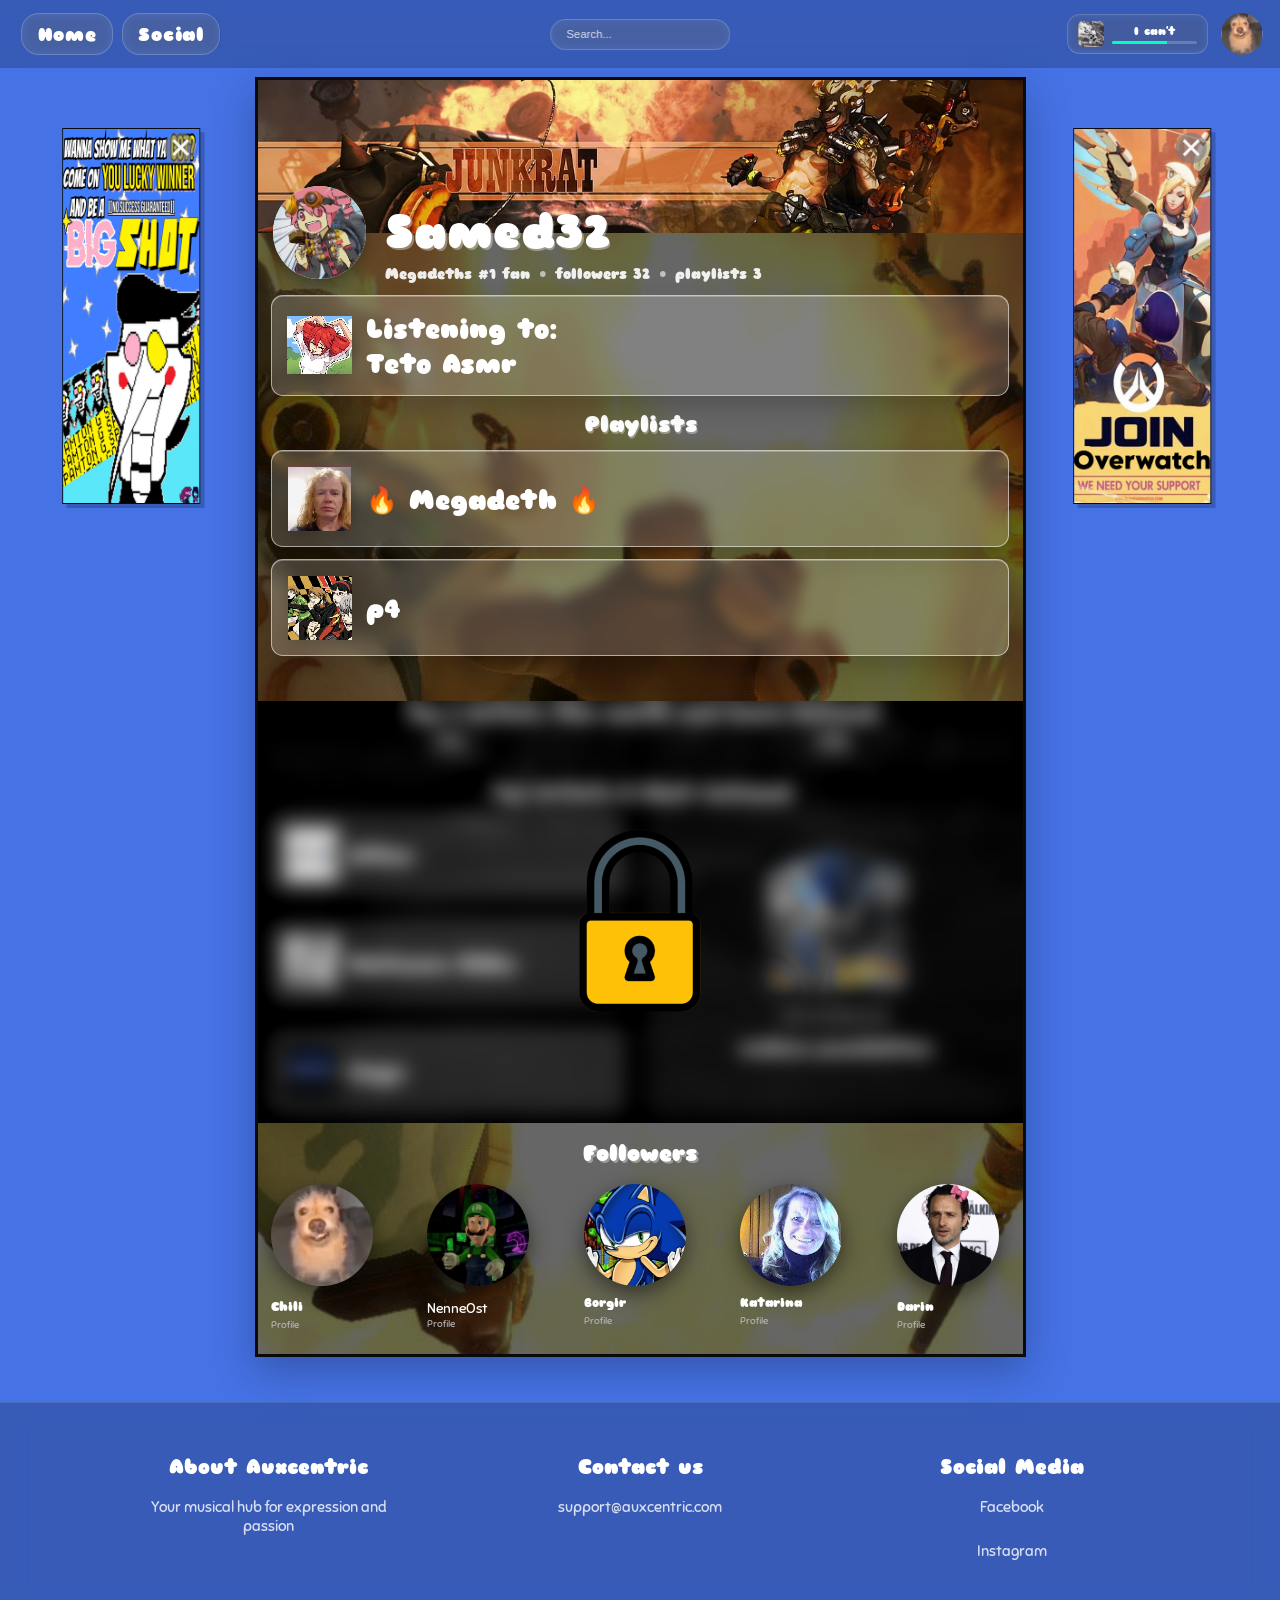
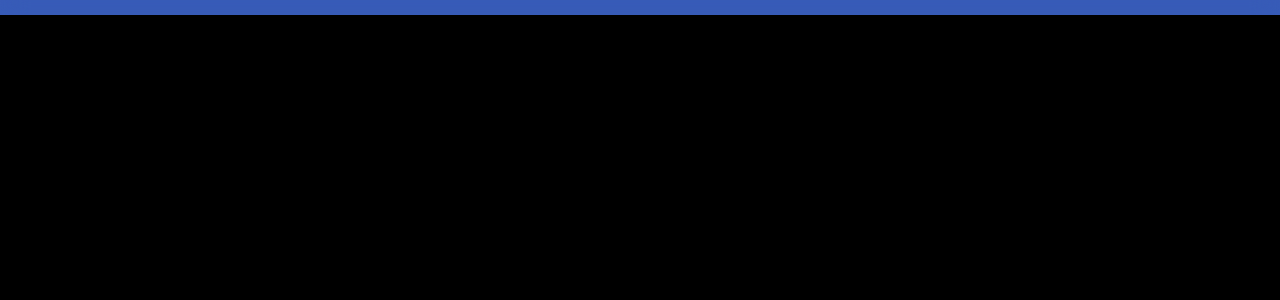
<file: Samedprofil.html>
<!doctype html>
<html lang="en"><head>	
  <meta charset="UTF-8"> <meta name="viewport"  content="width=device-width, initial-scale=1">
  <link href="https://fonts.googleapis.com/css2?family=Sniglet:wght@400;800&display=swap" rel="stylesheet">
  <title>Profile Layout</title>
  <link rel="stylesheet" href="mallprofiler.css">
</head>
<body>

<header>
    <div class="topnav">
        <div class="nav-left">
            <a href="home.html">Home</a>
            <a href="social.html">Social</a>
        </div>
        
        <div class="nav-search">
            <input type="text" placeholder="Search...">
        </div>
		
		<div class="nav-right">
			<div class="nav-now-playing">
				<div class="mini-album">
					<img src="bilder/icant.png" alt="Album cover">
				</div>
				<div class="mini-info">
					<span class="mini-title">I can't</span>
					<div class="mini-bar">
						<div class="mini-bar-fill"></div>
					</div>
				</div>
			</div>
            <div class="profile-circle">
               <a href="Lucasprofil.html"><img src="bilder/Lucaspfp.jpg"  alt="Profile">  </a>
            </div>
        </div>
    </div>
</header>

  <main class="page">
     <div class="frame" style="background-image: linear-gradient(rgba(0,0,0,0.6), rgba(0,0,0,0.6)), url('bilder/samedbackground.jpg');">

      
      <header class="banner">
        <img class="banner__img" src="bilder/samedbanner.jpg" alt="Banner">
      </header>

     
      <section class="profile">
        <div class="avatar">
          <img src="bilder/teto_rat.png" alt="Avatar">
        </div>

        <div class="profile_meta">
          <h1 class="name">Samed32</h1>
		

        </div>
      </section>
	  
	  <div class="stats">
            <span>Megadeths #1 fan</span>
            <span class="dot">•</span>
            <span>followers 32</span>
            <span class="dot">•</span>
            <span>playlists 3</span>
          </div>

    
      <section class="card card--now">
        <img class="icon" src="bilder/Samedlistening.jpg" alt="Album/cover">
        <div class="card__text">
          <h2 class="card__title">Listening to:</h2>
		  <h2 class="card__title">Teto Asmr</h2>
        </div>
      </section>

      <h3 class="section-title">Playlists</h3>
	  

      <section class="list">
        <a class="card card--row" href="#">
          <img class="icon" src="bilder/samedplaylist1.png" alt="">
          <h2 class="card__title">🔥 Megadeth 🔥</h2>
        </a>

        <a class="card card--row" href="#">
          <img class="icon" src="bilder/samedplaylist2.png" alt="">
          <h2 class="card__title">p4</h2>
        </a>
      </section>
	  
	  	  <img src="bilder/lockscreen.png" class="center-img" alt="lås">

<h3 class="section-title">Followers</h3> <div class="friends-scroll">
  
  <div class="friend-circle">
    <a href="Lucasprofil.html"><img class="friend-avatar" src="bilder/Lucaspfp.jpg" alt="Chili"></a>
    <span class="friend-name">Chili</span>
    <span class="friend-subtext">Profile</span>
  </div>

  <div class="friend-circle">
  <a href="Nenneprofil.html"><img class="friend-avatar" src="bilder/nenepfp2.gif" alt="nene"></a>
    <span class="riend-name">NenneOst</span>
    <span class="friend-subtext">Profile</span>
  </div>

  <div class="friend-circle">
    <img class="friend-avatar" src="bilder/Hamzapfp.jpg" alt="Borgir">
    <span class="friend-name">Borgir</span>
    <span class="friend-subtext">Profile</span>
  </div>
  
  <div class="friend-circle">
    <img class="friend-avatar" src="bilder/Katarina.webp" alt="Katarina">
    <span class="friend-name">Katarina</span>
    <span class="friend-subtext">Profile</span>
  </div>
  
  
  <div class="friend-circle">
    <a href="Darinprofil.html"><img class="friend-avatar" src="bilder/Darinpfp2.PNG" alt="Darin"></a>
    <span class="friend-name">Darin</span>
    <span class="friend-subtext">Profile</span>
  </div>
  
  <div class="friend-circle">
    <img class="friend-avatar" src="bilder/Thomaspfp2.webp" alt="Thomas">
    <span class="friend-name">Thomas</span>
    <span class="friend-subtext">Profile</span>
  </div>
  
  <div class="friend-circle">
    <img class="friend-avatar" src="bilder/noelpfp.webp" alt="Nonolar">
    <span class="friend-name">Nonolar</span>
    <span class="friend-subtext">Profile</span>
  </div>
  
   <div class="friend-circle">
    <img class="friend-avatar" src="bilder/roadhogpfp.jpg" alt="Roadhog">
    <span class="friend-name">Roadhog</span>
    <span class="friend-subtext">Profile</span>
  </div>
 
  <div class="friend-circle">
    <img class="friend-avatar" src="bilder/mikupfp.jpg" alt="Miku">
    <span class="friend-name">Miku</span>
    <span class="friend-subtext">Profile</span>
  </div>
  
  <div class="ad-banner ad-left">
    <img src="bilder/spamfinal2.jpg" alt="Ad Left">
  </div>


  <div class="ad-banner ad-right">
    <img src="bilder/ad5.jpg" alt="Ad Right">
  </div>

</div>
    </div>

<br>
<br>
<br>

<footer class="footer">
    <div class="sidatsida">
        <div class="ikonbox">
            <h3>About Auxcentric</h3>
            <p>Your musical hub for expression and passion</p>
        </div>
        <div class="ikonbox">
            <h3>Contact us</h3>
            <p>support@auxcentric.com</p>
        </div>
        <div class="ikonbox">
            <h3>Social Media</h3>
            <a href="https://www.facebook.com/mohammed.daher.1441?locale=sv_SE">Facebook</a><br>
            <a href="https://www.instagram.com/nenneost/">Instagram</a>
        </div>
    </div>
</footer>

<script>
    (function() {
        const savedColor = localStorage.getItem('userVibe');

        if (savedColor) {
            document.body.style.setProperty('background-color', savedColor, 'important');

            const mainContent = document.querySelector('main.page');
            if (mainContent) {
                mainContent.style.setProperty('background-color', savedColor, 'important');
            }
			
            const frame = document.querySelector('.frame');
            if (frame) {
                frame.style.setProperty('background-color', savedColor, 'important');
            }
        }
    })();
</script>
</main>
</body>
</html>
</file>
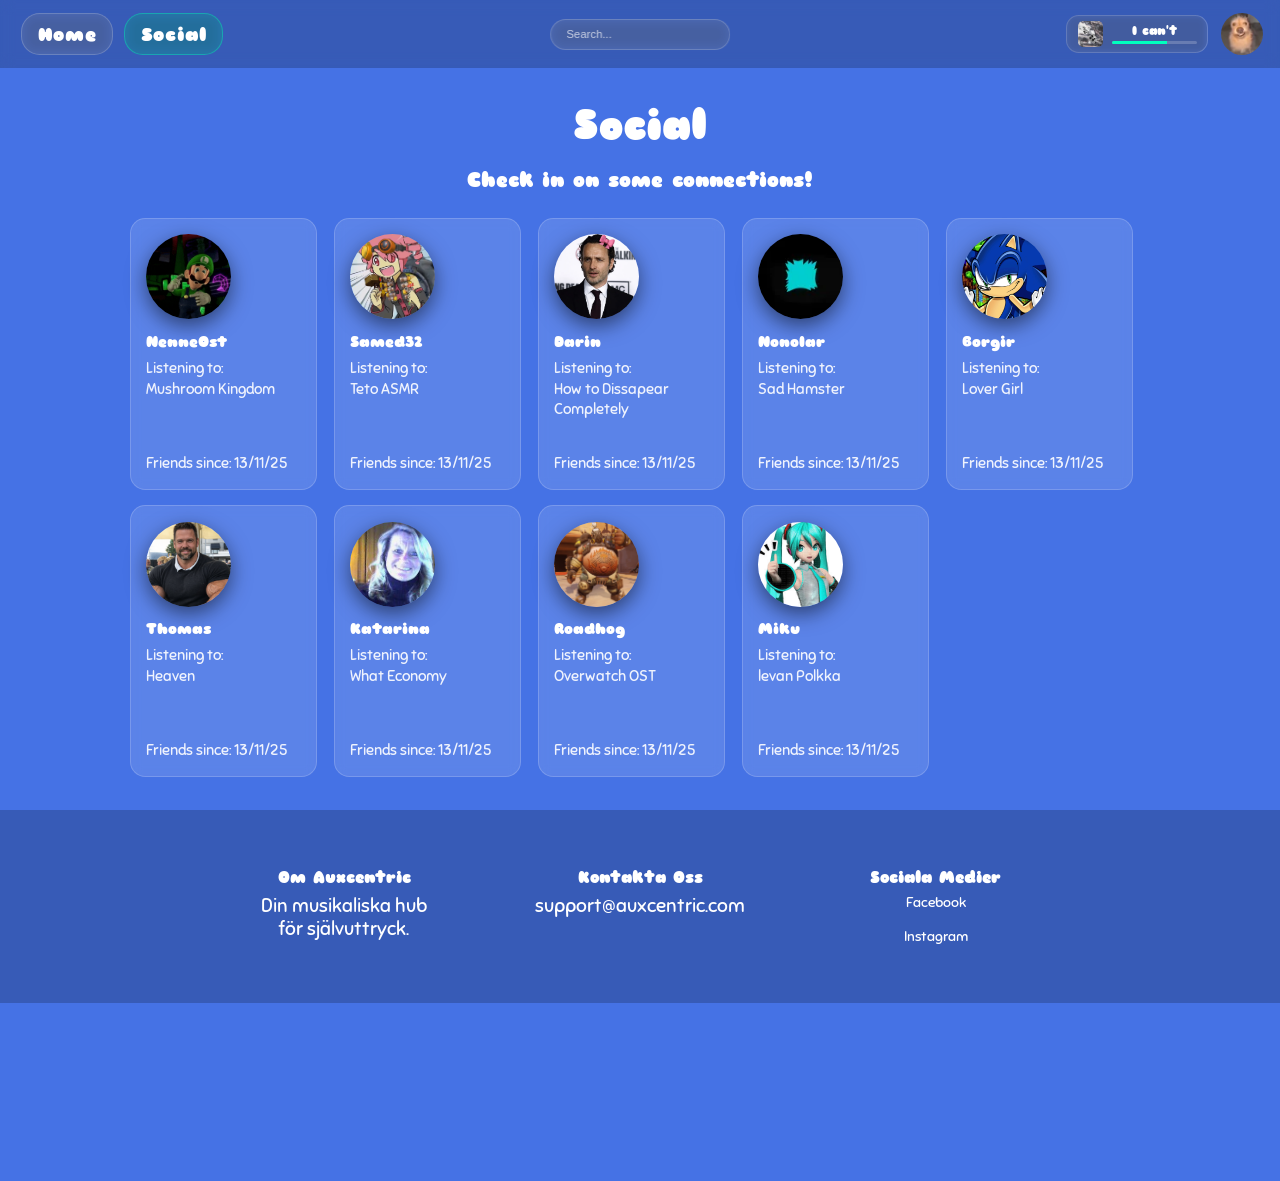
<file: social.html>
<!doctype html>
<html lang="en">
<head>
    <meta charset="UTF-8">
    <meta name="viewport" content="width=device-width, initial-scale=1.0">
    <title>Auxcentric - Explore your music</title>
    
    <link rel="stylesheet" href="mallsidor.css">
    <link href="https://fonts.googleapis.com/css2?family=Sniglet:wght@400;800&display=swap" rel="stylesheet">
</head>
<body>

<header>
    <div class="topnav">
        <div class="nav-left">
            <a href="home.html">Home</a>
            <a class="active" href="social.html">Social</a>
        </div>
        
        <div class="nav-search">
            <input type="text" placeholder="Search...">
        </div>
		
		<div class="nav-right">
			<div class="nav-now-playing">
				<div class="mini-album">
					<img src="bilder/icant.png" alt="Album cover">
				</div>
				<div class="mini-info">
					<span class="mini-title">I can't</span>
					<div class="mini-bar">
						<div class="mini-bar-fill"></div>
					</div>
				</div>
			</div>
            <div class="profile-circle">
               <a href="Lucasprofil.html"><img src="bilder/Lucaspfp.jpg"  alt="Profile">  </a>
            </div>
        </div>
    </div>
</header>

<main>



    <section class="hero">
        <h1>Social</h1>
        <h2 class="p2">Check in on some connections!</h2>
    </section>
<div class="Tabsinfo" id="news">

<br>
  <div class="gridboxlistening">


    <div class="flisteningcards">
      <a href="Nenneprofil.html"> <div class="friend-circle"> <img class="friend-avatar" src="bilder/nenepfp2.gif" alt="Nenne"></div> </a>
      <h3>NenneOst</h3>
	  <p>Listening to:</p>
	  <p>Mushroom Kingdom</p>
      <p class="pnere">Friends since: 13/11/25</p>
    </div>

    <div class="flisteningcards">
     <a href="Samedprofil.html"> <div class="friend-circle"> <img class="friend-avatar" src="bilder/teto_rat.png" alt="Samed"></div> </a>
      <h3>Samed32</h3>
	  <p>Listening to:</p>
	  <p>Teto ASMR</p>
      <p class="pnere">Friends since: 13/11/25</p>
    </div>

    <div class="flisteningcards">
     <a href="Darinprofil.html"> <div class="friend-circle"> <img class="friend-avatar" src="bilder/Darinpfp2.PNG" alt="Darin"></div></a>
      <h3>Darin</h3>
	  <p>Listening to: </p>
	  <p>How to Dissapear Completely</p>
      <p class="pnere">Friends since: 13/11/25</p>
    </div>
	
    <div class="flisteningcards">
      <div class="friend-circle"> <img class="friend-avatar" src="bilder/noelpfp.webp" alt="noel"></div>
      <h3>Nonolar</h3>
	  <p>Listening to:</p>
	  <p>Sad Hamster</p>
      <p class="pnere">Friends since: 13/11/25</p>
    </div>
	
	<div class="flisteningcards">
      <div class="friend-circle"> <img class="friend-avatar" src="bilder/Hamzapfp.jpg" alt="Hamza"></div>
      <h3>Borgir</h3>
	  <p>Listening to:</p>
	  <p>Lover Girl</p>
      <p class="pnere">Friends since: 13/11/25</p>
    </div>
	
	<div class="flisteningcards">
      <div class="friend-circle"> <img class="friend-avatar" src="bilder/Thomaspfp2.webp" alt="Thomas"></div>
      <h3>Thomas</h3>
	  <p>Listening to: </p>
	  <p>Heaven</p>
      <p class="pnere">Friends since: 13/11/25</p>
    </div>
	
	<div class="flisteningcards">
      <div class="friend-circle"> <img class="friend-avatar" src="bilder/Katarina.webp" alt="Katarina"></div>
      <h3>Katarina</h3>
	  <p>Listening to: </p>
	  <p>What Economy</p>
      <p class="pnere">Friends since: 13/11/25</p>
    </div>
	
	<div class="flisteningcards">
      <div class="friend-circle"> <img class="friend-avatar" src="bilder/roadhogpfp.jpg" alt="Roadhog"></div>
      <h3>Roadhog</h3>
	  <p>Listening to: </p>
	  <p>Overwatch OST</p>
      <p class="pnere">Friends since: 13/11/25</p>
    </div>
	
	<div class="flisteningcards">
      <div class="friend-circle"> <img class="friend-avatar" src="bilder/mikupfp.jpg" alt="Miku"></div>
      <h3>Miku</h3>
	  <p>Listening to: </p>
	  <p>levan Polkka</p>
      <p class="pnere">Friends since: 13/11/25</p>
    </div>
	
	
	
  </div>
</div>


<br>


	
</main>

<footer class="footer">
    <div class="sidatsida">
        <div class="ikonbox">
            <h3>Om Auxcentric</h3>
            <p>Din musikaliska hub för självuttryck.</p>
        </div>
        <div class="ikonbox">
            <h3>Kontakta Oss</h3>
            <p>support@auxcentric.com</p>
        </div>
        <div class="ikonbox">
            <h3>Sociala Medier</h3>
            <a href="https://www.facebook.com/mohammed.daher.1441?locale=sv_SE">Facebook</a><br>
            <a href="https://www.instagram.com/nenneost/">Instagram</a>
        </div>
    </div>
</footer>

<script>
    (function() {
        const savedColor = localStorage.getItem('userVibe');

        if (savedColor) {
            document.body.style.setProperty('background-color', savedColor, 'important');

            const mainContent = document.querySelector('main.page');
            if (mainContent) {
                mainContent.style.setProperty('background-color', savedColor, 'important');
            }
			
            const frame = document.querySelector('.frame');
            if (frame) {
                frame.style.setProperty('background-color', savedColor, 'important');
            }
        }
    })();
</script>

</body>
</html>
</file>
<file: mallsidor.css>
/* Grundläggande inställningar */
* {
    box-sizing: border-box;
}

html, body {
    overflow-x: hidden;
}

body {
    zoom: 85%;
    margin: 0;
    padding: 100px 0 0 0;
    min-height: 100vh;
    width: 100%;
    text-align: center;
    background-color: #4572e5;
    background-size: 100% auto;
    background-position: center;
    background-repeat: no-repeat;
    background-attachment: scroll;
    font-family: 'Sniglet';
    color: #fff;
    transition: background-color 0.4s ease, color 0.4s ease;
}

/* Typografi */
h1, h2, h3, p {
    transition: color 0.4s ease;
}

h1 {
    font-weight: 501;
    font-size: 48px;
    color: #fff;
    margin: 18px 0 10px;
}

h2 {
    color: #fff;
    font-size: 2.1rem;
}

h3 {
    margin: 0 0 8px;
}

p {
    font-weight: 500;
    font-size: 22px;
    color: #fff;
    margin: 0;
}

.p2 {
    font-weight: 501;
    font-size: 24px;
    margin: 18px 0 10px;
}

.pnere {
 margin-top: auto;
}

ul {
    list-style-type: none; 
    padding: 0;           
    margin: 0;
  }

ul li{
	font-weight: 500;
    font-size: 22px;
    color: #fff;
    margin: 0;
	}

a:link, a:visited {
    color: #fff;
    text-decoration: none;
}

/* Knappar och Navigering */
button {
    padding: 12px 24px;
    font-family: 'Sniglet', sans-serif;
    cursor: pointer;
    border-radius: 8px;
    border: 1px solid #fff;
    background: rgba(255, 255, 255, 0.2);
    color: white;
}

.topnav {
    width: 100%;
    display: flex;
    align-items: center;
    position: fixed;
    top: 0;
    left: 0;
    z-index: 1000;
    background: rgba(0,0,0,0.2);
    backdrop-filter: blur(8px);
    padding: 15px 20px;
}

.nav-left {
    display: flex;
    gap: 8px;
}

.topnav a {
    display: inline-block;
    margin-left: 5px;
    font-size: 22px;
    font-weight: 800;
    letter-spacing: 1px;
    background: rgba(255,255,255,0.12);
    border: 1px solid rgba(255,255,255,0.18);
    backdrop-filter: blur(8px);
    border-radius: 22px;
    padding: 10px 18px;
    transition: 0.3s;
}

.topnav a:hover {
    background: rgba(255,255,255,0.20);
}

.topnav a.active {
    background: rgba(0,255,190,0.20);
    border: 1px solid rgba(0,255,190,0.35);
}

.nav-search {
    position: absolute;
    left: 50%;
    transform: translateX(-50%);
    font-family: 'Sniglet';
}

.nav-search input {
    background: rgba(255,255,255,0.12);
    border: 1px solid rgba(255,255,255,0.18);
    backdrop-filter: blur(8px);
    border-radius: 22px;
    padding: 10px 18px;
    color: white;
    outline: none;
}

.nav-search input::placeholder {
    color: rgba(255, 255, 255, 0.7);
}

.nav-right {
    display: flex;
    align-items: center;
    margin-left: auto;
}

.nav-now-playing {
    display: flex;
    align-items: center;
    gap: 10px;
    background: rgba(255, 255, 255, 0.1);
    border: 1px solid rgba(255, 255, 255, 0.15);
    backdrop-filter: blur(5px);
    padding: 5px 12px;
    border-radius: 15px;
    margin-right: 15px;
    height: 45px;
}

.mini-album {
    width: 30px;
    height: 30px;
    border-radius: 6px;
    overflow: hidden;
    flex-shrink: 0;
}

.mini-album img {
    width: 100%;
    height: 100%;
    object-fit: cover;
}

.mini-info {
    display: flex;
    flex-direction: column;
    justify-content: center;
    width: 100px;
}

.mini-title {
    font-size: 14px;
    font-weight: 800;
    color: #fff;
    white-space: nowrap;
    overflow: hidden;
    text-overflow: ellipsis;
}

.mini-bar {
    height: 4px;
    background: rgba(255, 255, 255, 0.2);
    border-radius: 10px;
    margin-top: 4px;
    overflow: hidden;
}

.mini-bar-fill {
    height: 100%;
    width: 65%;
    background: #00ffbe;
}

.profile-circle {
    width: 50px;
    height: 50px;
    border-radius: 50%;
    overflow: hidden;
    display: flex;
    align-items: center;
    justify-content: center;
    flex-shrink: 0;
    transition: transform 0.2s ease;
}

.profile-circle a {
    display: block !important;
    width: 100% !important;
    height: 100% !important;
    padding: 0 !important;
    margin: 0 !important;
    background: transparent !important;
    border: none !important;
    backdrop-filter: none !important;
    border-radius: 0 !important;
}

.profile-circle img {
    width: 100% !important;
    height: 100% !important;
    object-fit: cover !important;
    display: block !important;
}

.profile-circle:hover {
    transform: scale(1.05);
}

/* Bildspel och Karusell */
.slideshow-container {
    width: 90%;
    max-width: 1200px;
    margin: 18px auto;
    position: relative;
    border-radius: 2.5rem;
    overflow: hidden;
    background: rgba(0,0,0,0.15);
}

.mySlides {
    display: none;
}

.slideshow-container img {
    width: 100%;
    height: 600px;
    object-fit: cover;
    display: block;
}

.prev, .next {
    cursor: pointer;
    position: absolute;
    top: 50%;
    transform: translateY(-50%);
    padding: 12px 14px;
    color: white;
    font-weight: bold;
    font-size: 18px;
    user-select: none;
    border-radius: 14px;
    background: rgba(0,0,0,0.25);
}

.prev { left: 10px; }
.next { right: 10px; }

.prev:hover, .next:hover {
    background: rgba(0,0,0,0.55);
}

.dot {
    cursor: pointer;
    height: 12px;
    width: 12px;
    margin: 10px 3px 0;
    background-color: #bbb;
    border-radius: 50%;
    display: inline-block;
}

.scene {
    width: 400px;
    height: 500px;
    perspective: 1950px;
    margin: 100px auto 110px;
}

.carousel {
    width: 100%;
    height: 100%;
    position: absolute;
    transform-style: preserve-3d;
    animation: spin 15s infinite linear;
}

@keyframes spin {
    from { transform: rotateY(0deg); }
    to { transform: rotateY(360deg); }
}

.carousel__cell {
    position: absolute;
    width: 400px;
    height: 600px;
    left: 10px;
    top: 10px;
    border-radius: 25px;
    overflow: hidden;
    border: 1px solid rgba(255,255,255,0.2);
}

.carousel__cell img {
    width: 100%;
    height: 100%;
    object-fit: cover;
}

.carousel__cell:nth-child(1) { transform: rotateY(0deg) translateZ(350px); }
.carousel__cell:nth-child(2) { transform: rotateY(72deg) translateZ(350px); }
.carousel__cell:nth-child(3) { transform: rotateY(144deg) translateZ(350px); }
.carousel__cell:nth-child(4) { transform: rotateY(216deg) translateZ(350px); }
.carousel__cell:nth-child(5) { transform: rotateY(288deg) translateZ(350px); }

/* Sektionslayouter */
.about-row {
    display: flex;
    align-items: flex-start;
    justify-content: space-between;
    gap: 40px;
    width: 92%;
    max-width: 1200px;
    margin: 80px auto;
}

.about-text {
    flex: 1;
    max-width: 780px;
    text-align: center;
    font-size: 22px;
    font-weight: 700;
    line-height: 1.6;
    background: rgba(255,255,255,0.12);
    border: 1px solid rgba(255,255,255,0.18);
    backdrop-filter: blur(10px);
    border-radius: 30px;
    padding: 26px;
}

.about-image img {
    max-width: 400px;
    width: 100%;
    height: auto;
    border-radius: 20px;
}

.Tabsinfo {
    width: 92%;
    max-width: 1200px;
    margin: 0 auto;
}

.titleabove {
    font-size: 44px;
    margin: 40px 0 18px;
    font-weight: 800;
}

.gridbox {
    display: grid;
    grid-template-columns: repeat(4, 1fr);
    gap: 18px;
}

.gridboxlistening {
    display: grid;
    grid-template-columns: repeat(5, 1fr);
}

.card, .listeningcards, .flisteningcards {
    background: rgba(255,255,255,0.12);
    border: 1px solid rgba(255,255,255,0.18);
    backdrop-filter: blur(6px);
    border-radius: 18px;
    padding: 18px;
    text-align: left;
    display: flex;
    flex-direction: column;
    justify-content: flex-start;
}

.card { min-height: 180px; }
.listeningcards {
	margin-bottom: 18px;
	height: 220px;
	width: 220px;
	}
.flisteningcards {
	margin-bottom: 18px;
	height: 320px;
	width: 220px;
	
	}

.card h3 { font-size: 24px; font-weight: 800; }
.listeningcards h3, .flisteningcards h3 { font-size: 18px; font-weight: 800; }

.card p, .listeningcards p, .flisteningcards p, .flisteningcards p2 {
    font-size: 18px;
    font-weight: 400;
    color: rgba(255,255,255,0.9);
    line-height: 1.35;
}

.flisteningcards p2 { margin-top: auto; }

/* Musik-spelare och Feed */
.widgetplaying {
    width: 92%;
    max-width: 1000px;
    margin: 0 auto;
}

.playingnow {
    display: flex;
    align-items: center;
    gap: 18px;
    padding: 18px;
    border-radius: 22px;
    background: rgba(255,255,255,0.12);
    border: 1px solid rgba(255,255,255,0.18);
    backdrop-filter: blur(6px);
}

.album {
    width: 120px;
    height: 120px;
    border-radius: 18px;
    background: linear-gradient(135deg, rgba(0,255,190,0.8), rgba(255,255,255,0.15));
    border: 1px solid rgba(255,255,255,0.2);
    flex: 0 0 auto;
}

.album img {
    width: 100%;
    height: 100%;
    object-fit: cover;
}

.np-info {
    flex: 1;
    text-align: left;
}

.title {
    font-size: 28px;
    font-weight: 800;
}

.np-artist {
    font-size: 18px;
    opacity: 0.9;
    margin-top: 2px;
}

.bar {
    margin-top: 14px;
    height: 10px;
    background: rgba(255,255,255,0.20);
    border-radius: 999px;
    overflow: hidden;
}

.bar-fill {
    height: 100%;
    width: 55%;
    background: rgba(0,255,190,0.85);
    border-radius: 999px;
}

.np-actions {
    margin-top: 12px;
    display: flex;
    gap: 10px;
    flex-wrap: wrap;
}

.pill {
    border: none;
    cursor: pointer;
    background: rgba(255,255,255,0.18);
    color: #fff;
    font-family: 'Sniglet', cursive;
    font-size: 16px;
    padding: 8px 12px;
    border-radius: 999px;
    transition: 0.2s;
}

.pill:hover {
    background: rgba(255, 255, 255, 0.3);
    transform: scale(1.05);
}

.feed {
    width: 92%;
    max-width: 1000px;
    margin: 10px auto 0;
    padding: 12px;
    border-radius: 22px;
    background: rgba(255,255,255,0.12);
    border: 1px solid rgba(255,255,255,0.18);
    backdrop-filter: blur(6px);
}

.feedthing {
    display: flex;
    align-items: center;
    gap: 12px;
    padding: 12px;
    border-radius: 16px;
    text-align: left;
}

.feedthing:hover {
    background: rgba(255,255,255,0.08);
}

.avatar {
    width: 42px;
    height: 42px;
    border-radius: 50%;
    overflow: hidden;
    flex: 0 0 42px;
}

.avatar img {
    width: 100%;
    height: 100%;
    object-fit: cover;
}

.person1 {
    flex: 1;
    font-size: 18px;
}

.time {
    color: rgba(255,255,255,0.7);
    font-size: 16px;
}

.cta {
    width: 92%;
    max-width: 1000px;
    margin: 60px auto 80px;
    padding: 28px 18px;
    border-radius: 24px;
    background: rgba(255,255,255,0.12);
    border: 1px solid rgba(255,255,255,0.18);
    backdrop-filter: blur(6px);
}

.cta-btn, .cta-btn1, .cta-btn2 {
    display: inline-block;
    text-decoration: none;
    font-weight: 800;
    font-size: 20px;
    padding: 12px 18px;
    border-radius: 16px;
}

.cta-btn { color: #1DB954; }
.cta-btn1 { color: #ff0436; }
.cta-btn2 { color: #ff7700; }

/* Footer och Vänner */
.footer {
    background: rgba(0,0,0,0.2);
    padding: 4% 0;
    color: white;
}

.sidatsida {
    display: flex;
    flex-wrap: wrap;
    justify-content: center;
    gap: 7rem;
    max-width: 100%;
    padding: 0 1rem;
}

.ikonbox {
    display: flex;
    flex-direction: column;
    align-items: center;
    text-align: center;
    margin: 0.5rem;
    flex: 1 1 180px;
    max-width: 220px;
}

.friend-circle {
    margin-bottom: 15px;
    display: flex;
    flex-direction: column;
    align-items: flex-start;
}

.friend-avatar {
    width: 100px;
    height: 100px;
    border-radius: 50%;
    object-fit: cover;
    box-shadow: 0 8px 24px rgba(0,0,0,0.5);
    transition: transform 0.2s ease;
}

/* Teman och Media Queries */
.asap-theme {
    background-color: #F5F5F5 !important;
    color: #000000;
}

.asap-theme h1, 
.asap-theme h2, 
.asap-theme h3, 
.asap-theme p {
    color: #000000 !important;
}

.asap-theme a:link, a:visited {
    color: #fff;
    text-decoration: none;
}

.asap-theme ul li {
	color: #000000;
	font-weight: 500;
    font-size: 22px;
    margin: 0;
	}

.asap-theme .about-text {
    background: rgba(0, 0, 0, 0.05);
    border: 1px solid rgba(0, 0, 0, 0.1);
    color: #000000;
}

#index.topnav { justify-content: center; }
#index .nav-center { position: static; transform: none; }

@media (max-width: 740px) {
    body { padding-top: 80px; } 

    .nav-search { display: none; }
    .topnav { padding: 10px; justify-content: space-between; }
    .nav-right { margin-left: 0; }
    .mini-info { display: none; }
    .nav-now-playing { margin-right: 5px; padding: 5px; }

	.theme-picker {
		display: flex !important; 
		flex-wrap: wrap;         
		justify-content: center;
		gap: 10px;
		padding: 0 20px;         
		max-width: 100%;        
	}

	.scene{ 
		width: 220px; 
		height: 300px; 
		perspective: 800px; 
		margin: 40px auto 60px; 
	}
	
	.flisteningcards {
	margin-bottom: 18px;
	height: 80vw;
	width: 90%;
	}
	
	ul li{
	font-weight: 500;
    font-size: 22px;
    color: #fff;
    margin: 0;
	}
	
	.asap-theme ul li{
    color: #000000 !important;
	font-size: 18px;

	}

	.carousel__cell { 
        width: 200px; 
        height: 300px; 
    }
	.carousel__cell:nth-child(1) { transform: rotateY(0deg) translateZ(180px); }
    .carousel__cell:nth-child(2) { transform: rotateY(72deg) translateZ(180px); }
    .carousel__cell:nth-child(3) { transform: rotateY(144deg) translateZ(180px); }
    .carousel__cell:nth-child(4) { transform: rotateY(216deg) translateZ(180px); }
    .carousel__cell:nth-child(5) { transform: rotateY(288deg) translateZ(180px); }

    .gridboxlistening { 
        grid-template-columns: 1fr 1fr;
        gap: 10px; 
        justify-items: center;
    }
    .listeningcards { width: 160px; height: auto; padding: 10px; }
    .listeningcards h3 { font-size: 16px; }
    
    .playingnow { flex-direction: column; text-align: center; }
    .np-info { text-align: center; }
    .np-actions { justify-content: center; }

    .sidatsida { gap: 2rem; flex-direction: column; align-items: center; }
    
    img[src*="Skugga.png"] { width: 95% !important; height: auto !important; }
}
</file>
<file: mallprofiler.css>
html, body {
  margin: 0;
  padding: 0;
  overflow-x: hidden; 
}

body {
  zoom: 85%;
  width: 100%;
  text-align: center;
  font-family: 'Sniglet', cursive;
  color: #ffffff;
  background-color: #000; 
  margin: 0;
  padding: 0;
  display: flex;
  flex-direction: column;
  min-height: 100vh; 
  overflow-x: hidden;
}

/*Topnav*/

.topnav {
  width: 100%;
  display: flex;
  align-items: center;
  justify-content: space-between;
  position: fixed; 
  top: 0;
  left: 0;
  z-index: 9999; 
  background: rgba(0, 0, 0, 0.2);
  backdrop-filter: blur(12px);
  -webkit-backdrop-filter: blur(12px);
  padding: 10px 25px;
  height: 80px;
  box-sizing: border-box;
}

.nav-left {
  display: flex;
  gap: 10px;
}

.topnav a {
  display: inline-block;
  margin: 0; 
  text-decoration: none;
  color: #fff;
  font-size: 22px;
  font-weight: 800;
  letter-spacing: 1px;
  background: rgba(255,255,255,0.12);
  border: 1px solid rgba(255,255,255,0.18);
  backdrop-filter: blur(8px);
  border-radius: 21px;
  padding: 10px 18px;
  transition: 0.3s;
}

.topnav a:hover {
  background: rgba(255, 255, 255, 0.2);
}

.topnav a.active {
  background: rgba(0, 255, 190, 0.2);
  border-color: rgba(0, 255, 190, 0.2);
}

.nav-search {
  position: absolute;
  left: 50%;
  transform: translateX(-50%);
  font-family: 'Sniglet';
}

.nav-search input {
  background: rgba(255,255,255,0.12);
  border: 1px solid rgba(255,255,255,0.18);
  backdrop-filter: blur(8px);
  border-radius: 22px;
  padding: 10px 18px;
  color: white; 
  outline: none;
}

.nav-search input::placeholder {
  color: rgba(255, 255, 255, 0.8); 
  opacity: 1; 
}

.nav-search input:focus {
  background: rgba(255, 255, 255, 0.25);
  width: 280px; 
}

.nav-right {
  display: flex;
  align-items: center;
  margin-left: auto; 
  margin-right: -5px;
}

.nav-now-playing {  
  display: flex;
  align-items: center;
  gap: 10px;
  background: rgba(255, 255, 255, 0.1);
  border: 1px solid rgba(255, 255, 255, 0.15);
  backdrop-filter: blur(5px);
  padding: 0 12px;      
  border-radius: 15px;
  margin-right: 15px; 
  height: 44px;  
  width: 139.5px;
}

.mini-album {
  width: 30px;
  height: 30px;
  border-radius: 6px;
  overflow: hidden;
  flex-shrink: 0;
}

.mini-album img {
  width: 100%;
  height: 100%;
  object-fit: cover;
}

.mini-info {
  display: flex;
  flex-direction: column;
  justify-content: center;
  width: 100px; 
}

.mini-title {
  font-size: 13px;
  font-weight: 800;
  white-space: nowrap;
  overflow: hidden;
  text-overflow: ellipsis;
}

.mini-bar {
  height: 4px;
  background: rgba(255, 255, 255, 0.2);
  border-radius: 10px;
  margin-top: 4px;
  overflow: hidden;
}

.mini-bar-fill {
  height: 100%;
  width: 65%; 
  background: #00ffbe; 
}

.profile-circle {
  width: 50px;
  height: 50px;
  border-radius: 50%;
  overflow: hidden; 
  display: flex !important;
  align-items: center;
  justify-content: center;
  padding: 0; 
}

.profile-circle a {
  display: block !important;
  width: 100% !important;
  height: 100% !important;
  margin: 0 !important;
  padding: 0 !important;
}

.profile-circle:hover {
  transform: scale(1.05);
  border-color: rgba(255, 255, 255, 0.6); 
}

.profile-circle img {
  width: 100% !important;
  height: 100% !important;
  display: block !important;
  object-fit: cover !important; 
  object-position: center;
}

/*Struktur*/

main.page {
  position: relative;
  flex: 1 0 auto; 
  width: 100%;
  display: grid;
  background-color: #4572e5;
  place-items: start center;
  padding: 90px 0 28px 0; 
  box-sizing: border-box;
  padding-bottom: 0 !important; 
  margin-bottom: 0 !important;
}

.frame {
  width: 85%;
  height: min(15000px, 100%); 	
  max-width: 900px;
  min-height: 100vh;
  border: 4px solid #0a0a0a;
  background: rgba(255,255,255,.08);
  box-shadow: 0 18px 45px rgba(0,0,0,.25);
  overflow: hidden;
  margin: 0 auto;
  position: relative;
  background-size: cover;
  background-position: center;
  background-repeat: no-repeat;
  background-attachment: scroll;
}

/*Profil generellt*/

.banner {
  height: 180px;
  position: relative;
  background: #000;
}

.banner__img {
  width: 100%;
  height: 100%;
  object-fit: cover;
  display: block;
}

.profile {
  display: flex;
  align-items: center;
  gap: 20px;
  padding: 10px -67px -60px;
  position: relative;
}

.avatar {
  position: absolute;
  left: 18px;
  top: -55px;
  width: 110px;
  height: 110px;
  border-radius: 999px;      
  box-shadow: 0 10px 20px rgba(0,0,0,.35);
  background: #fff;
  overflow: hidden;
}

.avatar img {
  width: 100%;
  height: 100%;
  object-fit: cover;
  display: block;
}

.profile_meta {
  padding-left: 130px;
  margin-top: -40px;
  margin-left: 20px;
}

.name {
  margin: 6px 0 6px;
  font-size: clamp(34px, 5vw, 54px);
  letter-spacing: 0.5px;
  font-weight: 800;
  text-shadow: 2px 2px 0 rgba(255,255,255,.35);
}

.bio {
  margin-top: 10px; 
  font-size: 18px;
}

.stats {
  display: flex;
  flex-wrap: wrap;
  gap: 10px;
  align-items: center;
  font-weight: 600;
  opacity: .9;
  margin-left: 150px;
}

.dot { opacity: .65; }

/*Containrar och spellistor*/

.card {
  margin: 14px 16px;
  padding: 18px;
  border-radius: 14px;
  border: 2px solid rgba(255,255,255,.55);
  background: rgba(255,255,255,.18);
  backdrop-filter: blur(8px);
  -webkit-backdrop-filter: blur(8px);
  box-shadow:
    inset 0 1px 0 rgba(255,255,255,.35),
    0 14px 28px rgba(0,0,0,.18);
}

.card--now {
  display: grid;
  grid-template-columns: 76px 1fr;
  gap: 16px;
  align-items: center;
  transition: transform .12s ease, background .12s ease;
  transition: all 0.2s ease-in-out;
  cursor: pointer;
}

.card--row {
  display: flex;
  align-items: center;
  gap: 16px;
  text-decoration: none;
  color: inherit;
  transition: transform .12s ease, background .12s ease;
  transition: all 0.2s ease-in-out;
  cursor: pointer;
}

.card--row:hover {
  transform: translateY(-2px);
  background: rgba(255,255,255,.24);
}

.icon {
  width: 76px;
  height: 76px;
  object-fit: contain;
  image-rendering: pixelated; 
  filter: drop-shadow(0 8px 10px rgba(0,0,0,.2));
}

.card__label {
  margin: 0;
  font-weight: 700;
  opacity: .85;
}

.card__title {
  text-align: left;
  margin: 4px 0 0;
  font-size: clamp(20px, 3vw, 30px);
  font-weight: 900;
}

.section-title {
  margin: 18px 16px 0;
  font-size: 26px;
  font-weight: 900;
  text-shadow: 2px 2px 0 rgba(255,255,255,.35);
}

.list {
  padding-bottom: 18px;
}

/*Statistik och sida till sida funktion*/

.stats-row {
  display: flex;
  gap: 15px;
  margin-bottom: 20px;
  padding: 0 5px;
}

.stat-card {
  flex: 1;
  background: rgba(255, 255, 255, 0.05);
  border: 1px solid rgba(255, 255, 255, 0.1);
  border-radius: 8px;
  padding: 10px;
  display: flex;
  flex-direction: column;
  align-items: center;
  backdrop-filter: blur(5px);
}

.stat-value {
  font-size: 20px;
  font-weight: bold;
  color: #fff; 
}

.stat-label {
  font-size: 12px;
  color: #b3b3b3;
  text-transform: uppercase;
  letter-spacing: 1px;
}

.split-section {
  display: flex;
  gap: 20px;
  width: 100%;
  margin-bottom: 30px;
  rbga: 225, 255, 255, 0.1);
}

.left-column {
  flex: 1; 
  display: flex;
  flex-direction: column;
  gap: 10px;
}

.right-column {
  flex: 1; 
  max-width: 700px;
  max-height: 400px;
}

.big-song-card {
  height: 100%; 
  background: rgba(255, 255, 255, 0.08);
  border: 1px solid rgba(255, 255, 255, 0.1);
  border-radius: 15px;
  display: flex;
  flex-direction: column;
  align-items: center;
  justify-content: center;
  padding: 20px;
  backdrop-filter: blur(8px);
}

.big-song-card img {
  width: 100%;
  max-width: 200px;
  aspect-ratio: 1/1;
  border-radius: 10px;
  object-fit: cover;
  box-shadow: 0 10px 20px rgba(0,0,0,0.4);
}

.big-song-info {
  text-align: center;
  margin-top: 15px;
}

/*Följare och vänner*/

.friends-scroll {
  display: flex;
  overflow-x: auto;
  gap: 24px; 
  padding: 20px 16px;
  scrollbar-width: none;
}

.friends-scroll::-webkit-scrollbar {
  display: none;
}

.friend-circle {
  flex: 0 0 160px;
  display: flex;
  flex-direction: column;
  align-items: flex-start; 
  text-align: left;
}

.friend-avatar {
  width: 120px !important;
  height: 120px !important;
  border-radius: 50%;
  object-fit: cover;
  margin-bottom: 12px;
  box-shadow: 0 8px 24px rgba(0,0,0,0.5); 
  transition: transform 0.2s ease;
}

.friend-avatar:hover {
  transform: scale(1.04);
}

.friend-name {
  font-size: 14px;
  font-weight: 700;
  color: #ffffff;
  margin-bottom: 4px;
  white-space: nowrap;
  overflow: hidden;
  text-overflow: ellipsis;
  width: 100%;
}

.friend-subtext {
  font-size: 12px;
  color: #b3b3b3; 
  font-weight: 400;
}

/*Reklamer*/

.ad-banner {
  position: fixed;
  top: 150px; 
  width: 160px; 
  z-index: 10;
  display: block !important;
  visibility: visible !important;
}

.ad-left {
  left: 47%;
  transform: translateX(-635px);
  right: auto;
}

.ad-right {
  left: 53%;
  transform: translateX(465px); 
  right: auto;
}

.ad-banner img {
  width: 100%;
  height: auto;
  border: 2px solid #0a0a0a;
  box-shadow: 5px 5px 0px rgba(0,0,0,0.2);
}

/*Footer*/

.footer {
  width: 100%;
  background: rgba(0, 0, 0, 0.2); 
  backdrop-filter: blur(15px);
  -webkit-backdrop-filter: blur(15px);
  padding: 60px 0;
  margin: 0;           
  margin-top: auto;    
  position: relative;
  display: block;
  box-sizing: border-box;
  border-top: 1px solid rgba(255, 255, 255, 0.1);
}

.sidatsida {
  display: flex;
  flex-wrap: wrap;            
  justify-content: center;   
  gap: 7rem;
  max-width: 1200px;
  margin: 0 auto;
}

.ikonbox {
  flex: 1;
  min-width: 200px;
  display: flex;
  flex-direction: column;
  align-items: center;
  text-align: center;
}

.ikonbox h3 {
  font-family: 'Sniglet', cursive;
  font-size: 24px;
  font-weight: 800;
  margin: 0 0 15px 0;
  color: #ffffff;
}

.ikonbox p, .ikonbox a {
  font-family: 'Sniglet', cursive;
  font-size: 18px;
  color: rgba(255, 255, 255, 0.8);
  text-decoration: none;
  margin: 5px 0;
}

.ikonbox a:hover {
  text-decoration: underline;
  color: #ffffff;
}

.center-img {
  display: block;
  margin: 20px auto; 
  max-width: 1050px;
  width: 100%;
  height: auto;
}

/*Media Queries*/

@media (max-width: 1400px) {
  .ad-banner {
    display: none;
  }
}

@media (max-width: 720px) {
  .profile__meta {
	  padding-left: 0; padding-top: 62px;
	}
	  
  .name {
	  text-align: center;
	}
	  
  .stats {
	  justify-content: center;
	}
	  
    .nav-search {
		display: none;
	}
		
    .topnav {
		padding: 10px;
		justify-content: space-between;
	}
	
    .nav-right {
		margin-left: 0;
	}
	
    .mini-info {
		display: none;
	}
		
    .nav-now-playing {
		margin-right: 5px;
		padding: 5px;
		width: 40px;
	}
		
	.mini-album {
	  width: 39px;
	  height: 39px;
	  border-radius: 6px;
	  overflow: hidden;
	  flex-shrink: 0;
	}
	
	.split-section {
    flex-direction: column; 
    gap: 10px;
    padding: 0 10px;        
	}

  .left-column, .right-column {
    width: 100%;           
    max-width: none;   
	}

  .big-song-card {
    height: auto;          
    margin: 10px 0;
	}
}
</file>
